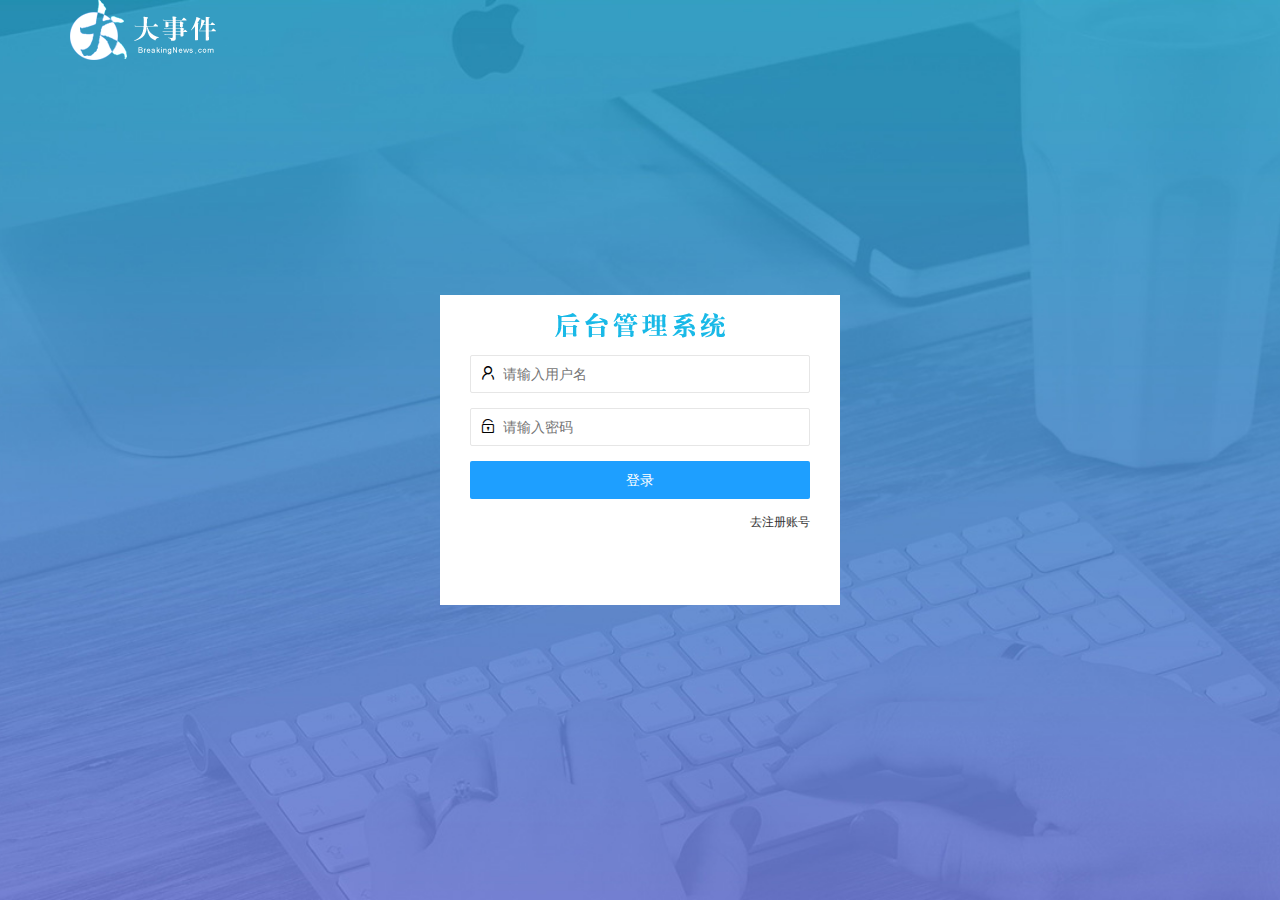
<file: login.html>
<!DOCTYPE html>
<html lang="en">

<head>
    <meta charset="UTF-8">
    <meta http-equiv="X-UA-Compatible" content="IE=edge">
    <meta name="viewport" content="width=device-width, initial-scale=1.0">
    <title>大事件-登录/注册</title>
    <link rel="stylesheet" href="./assets/lib/layui/css/layui.css">
    <link rel="stylesheet" href="./assets/css/login.css">
</head>

<body class="layui-main">
    <!-- 头部的Logo区域 -->
    <div>
        <img src="./assets/images/logo.png" alt="">
    </div>
    <!-- 登录/注册区域 -->
    <div class="loginAndRegBox">
        <div class="title-box"></div>
        <!-- 登录的div -->
        <div class="login-box">
            <!-- 登录的表单 -->
            <form class="layui-form" id="form_login">
                <!-- 用户名 -->
                <div class="layui-form-item">
                    <i class="layui-icon layui-icon-username"></i>
                    <input type="text" name="username" required lay-verify="required" placeholder="请输入用户名"
                        autocomplete="off" class="layui-input" id="xiaoming">
                </div>
                <!-- 密码 -->
                <div class="layui-form-item">
                    <i class="layui-icon layui-icon-password"></i>
                    <input type="password" name="password" required lay-verify="required|pwd" placeholder="请输入密码"
                        autocomplete="off" class="layui-input" id="xiaohong">
                </div>
                <!-- 登录按钮 -->
                <div class="layui-form-item">
                    <button class="layui-btn layui-btn-fluid layui-btn-normal" lay-submit>登录</button>
                </div>
                <div class="layui-form-item links">
                    <a href="javascript:;" id="link_to_reg">去注册账号</a>
                </div>
            </form>


        </div>
        <!-- 注册的div -->
        <div class="reg-box">
            <form class="layui-form" id="form_reg">
                <!-- 用户名 -->
                <div class="layui-form-item">
                    <i class="layui-icon layui-icon-username"></i>
                    <input type="text" name="username" required lay-verify="required" placeholder="请输入用户名"
                        autocomplete="off" class="layui-input">
                </div>
                <!-- 密码 -->
                <div class="layui-form-item">
                    <i class="layui-icon layui-icon-password"></i>
                    <input type="password" name="password" required lay-verify="required|pwd" placeholder="请输入密码"
                        autocomplete="off" class="layui-input" id="unbelivebable">
                </div>
                <!-- 确认密码框 -->
                <div class="layui-form-item">
                    <i class="layui-icon layui-icon-password"></i>
                    <input type="password" name="repassword" required lay-verify="required|pwd|repwd"
                        placeholder="再次确认密码" autocomplete="off" class="layui-input">
                </div>
                <!-- 注册按钮 -->
                <div class="layui-form-item">
                    <button class="layui-btn layui-btn-fluid layui-btn-normal" lay-submit>注册</button>
                </div>
                <div class="layui-form-item links">
                    <a href="javascript:;" id="link_to_login">去登录</a>
                </div>
            </form>
        </div>
    </div>
    <!-- 导入Layui的js文件 -->
    <script src="./assets/lib/layui/layui.all.js"></script>
    <!-- 导入jQuery -->
    <script src="./assets/lib/jquery.js"></script>
    <!-- 导入自己封装的baseAPI.js -->
    <script src="./assets/js/baseAPI.js"></script>
    <!-- 导入自己的js脚本 -->
    <script src="./assets/js/login.js"></script>

</body>

</html>
</file>
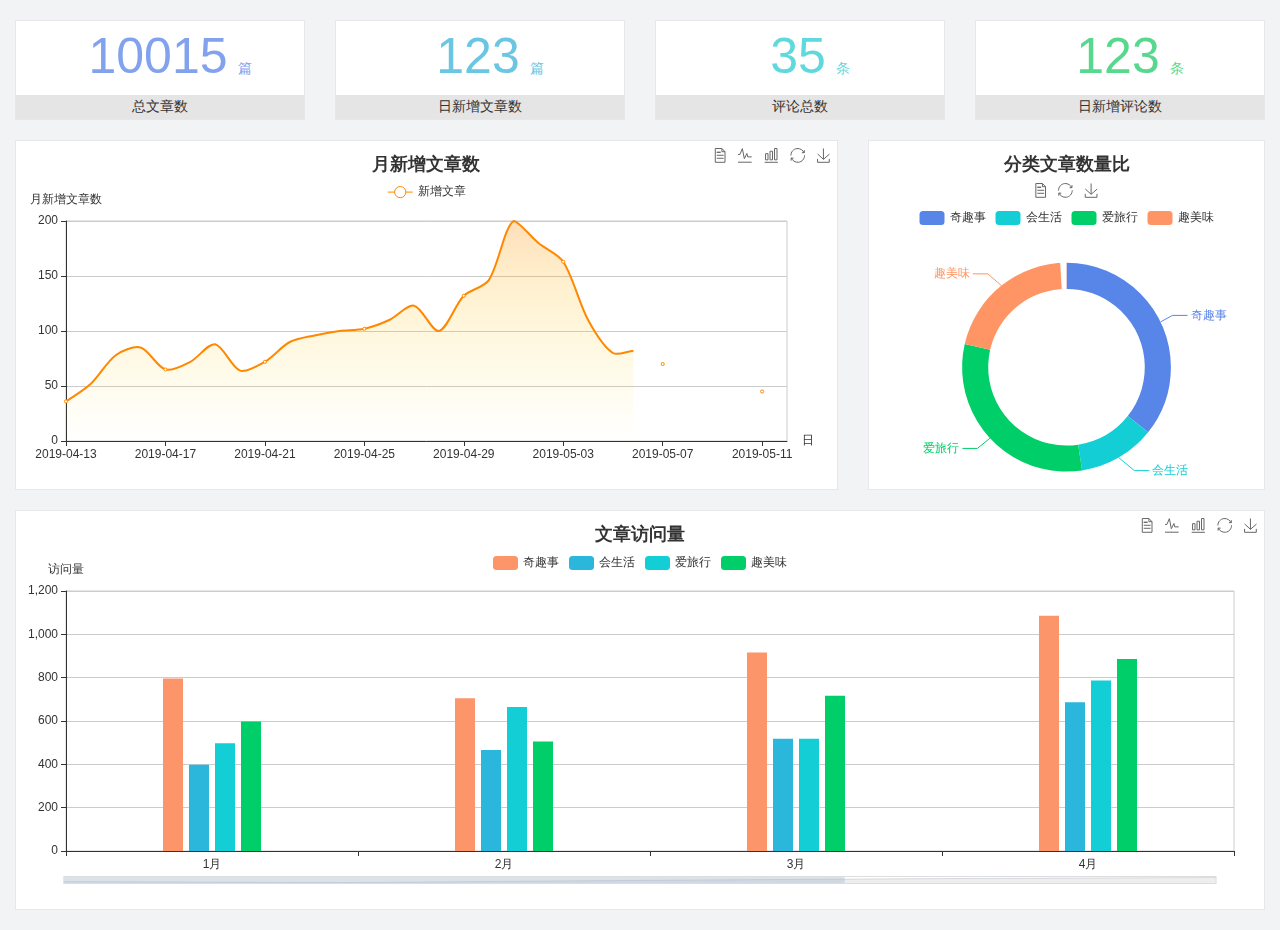
<file: home/dashboard.html>
<!DOCTYPE html>
<html lang="en">

<head>
  <meta charset="UTF-8">
  <meta name="viewport" content="width=device-width, initial-scale=1.0">
  <meta http-equiv="X-UA-Compatible" content="ie=edge">
  <title>图表统计</title>
  <link rel="stylesheet" href="../../assets/lib/bootstrap.css" />
  <link rel="stylesheet" href="../../assets/lib/main.css" />
  <script src="../../assets/lib/jquery.js"></script>
  <script type="text/javascript" src="../../assets/lib/echarts.min.js"></script>
</head>

<body>
  <div class="container-fluid">
    <div class="row spannel_list">
      <div class="col-sm-3 col-xs-6">
        <div class="spannel">
          <em>10015</em><span>篇</span>
          <b>总文章数</b>
        </div>
      </div>
      <div class="col-sm-3 col-xs-6">
        <div class="spannel scolor01">
          <em>123</em><span>篇</span>
          <b>日新增文章数</b>
        </div>
      </div>
      <div class="col-sm-3 col-xs-6">
        <div class="spannel scolor02">
          <em>35</em><span>条</span>
          <b>评论总数</b>
        </div>
      </div>
      <div class="col-sm-3 col-xs-6">
        <div class="spannel scolor03">
          <em>123</em><span>条</span>
          <b>日新增评论数</b>
        </div>
      </div>
    </div>
  </div>

  <div class="container-fluid">
    <div class="row curve-pie">
      <div class="col-lg-8 col-md-8">
        <div class="gragh_pannel" id="curve_show"></div>
      </div>
      <div class="col-lg-4 col-md-4">
        <div class="gragh_pannel" id="pie_show"></div>
      </div>
    </div>
  </div>

  <div class="container-fluid">
    <div class="column_pannel" id="column_show"></div>
  </div>

  <script>
    var oChart = echarts.init(document.getElementById('curve_show'));
    var aList_all = [
      { 'count': 36, 'date': '2019-04-13' },
      { 'count': 52, 'date': '2019-04-14' },
      { 'count': 78, 'date': '2019-04-15' },
      { 'count': 85, 'date': '2019-04-16' },
      { 'count': 65, 'date': '2019-04-17' },
      { 'count': 72, 'date': '2019-04-18' },
      { 'count': 88, 'date': '2019-04-19' },
      { 'count': 64, 'date': '2019-04-20' },
      { 'count': 72, 'date': '2019-04-21' },
      { 'count': 90, 'date': '2019-04-22' },
      { 'count': 96, 'date': '2019-04-23' },
      { 'count': 100, 'date': '2019-04-24' },
      { 'count': 102, 'date': '2019-04-25' },
      { 'count': 110, 'date': '2019-04-26' },
      { 'count': 123, 'date': '2019-04-27' },
      { 'count': 100, 'date': '2019-04-28' },
      { 'count': 132, 'date': '2019-04-29' },
      { 'count': 146, 'date': '2019-04-30' },
      { 'count': 200, 'date': '2019-05-01' },
      { 'count': 180, 'date': '2019-05-02' },
      { 'count': 163, 'date': '2019-05-03' },
      { 'count': 110, 'date': '2019-05-04' },
      { 'count': 80, 'date': '2019-05-05' },
      { 'count': 82, 'date': '2019-05-06' },
      { 'count': 70, 'date': '2019-05-07' },
      { 'count': 65, 'date': '2019-05-08' },
      { 'count': 54, 'date': '2019-05-09' },
      { 'count': 40, 'date': '2019-05-10' },
      { 'count': 45, 'date': '2019-05-11' },
      { 'count': 38, 'date': '2019-05-12' },
    ];

    let aCount = [];
    let aDate = [];

    for (var i = 0; i < aList_all.length; i++) {
      aCount.push(aList_all[i].count);
      aDate.push(aList_all[i].date);
    }

    var chartopt = {
      title: {
        text: '月新增文章数',
        left: 'center',
        top: '10'
      },
      tooltip: {
        trigger: 'axis'
      },
      legend: {
        data: ['新增文章'],
        top: '40'
      },
      toolbox: {
        show: true,
        feature: {
          mark: { show: true },
          dataView: { show: true, readOnly: false },
          magicType: { show: true, type: ['line', 'bar'] },
          restore: { show: true },
          saveAsImage: { show: true }
        }
      },
      calculable: true,
      xAxis: [
        {
          name: '日',
          type: 'category',
          boundaryGap: false,
          data: aDate
        }
      ],
      yAxis: [
        {
          name: '月新增文章数',
          type: 'value'
        }
      ],
      series: [
        {
          name: '新增文章',
          type: 'line',
          smooth: true,
          itemStyle: { normal: { areaStyle: { type: 'default' }, color: '#f80' }, lineStyle: { color: '#f80' } },
          data: aCount
        }],
      areaStyle: {
        normal: {
          color: new echarts.graphic.LinearGradient(0, 0, 0, 1, [{
            offset: 0,
            color: 'rgba(255,136,0,0.39)'
          }, {
            offset: .34,
            color: 'rgba(255,180,0,0.25)'
          }, {
            offset: 1,
            color: 'rgba(255,222,0,0.00)'
          }])

        }
      },
      grid: {
        show: true,
        x: 50,
        x2: 50,
        y: 80,
        height: 220
      }
    };

    oChart.setOption(chartopt);


    var oPie = echarts.init(document.getElementById('pie_show'));
    var oPieopt =
    {
      title: {
        top: 10,
        text: '分类文章数量比',
        x: 'center'
      },
      tooltip: {
        trigger: 'item',
        formatter: "{a} <br/>{b} : {c} ({d}%)"
      },
      color: ['#5885e8', '#13cfd5', '#00ce68', '#ff9565'],
      legend: {
        x: 'center',
        top: 65,
        data: ['奇趣事', '会生活', '爱旅行', '趣美味']
      },
      toolbox: {
        show: true,
        x: 'center',
        top: 35,
        feature: {
          mark: { show: true },
          dataView: { show: true, readOnly: false },
          magicType: {
            show: true,
            type: ['pie', 'funnel'],
            option: {
              funnel: {
                x: '25%',
                width: '50%',
                funnelAlign: 'left',
                max: 1548
              }
            }
          },
          restore: { show: true },
          saveAsImage: { show: true }
        }
      },
      calculable: true,
      series: [
        {
          name: '访问来源',
          type: 'pie',
          radius: ['45%', '60%'],
          center: ['50%', '65%'],
          data: [
            { value: 300, name: '奇趣事' },
            { value: 100, name: '会生活' },
            { value: 260, name: '爱旅行' },
            { value: 180, name: '趣美味' }
          ]
        }
      ]
    };
    oPie.setOption(oPieopt);



    var oColumn = this.echarts.init(document.getElementById('column_show'));
    var oColumnopt =
    {
      title: {
        text: '文章访问量',
        left: 'center',
        top: '10'
      },
      tooltip: {
        trigger: 'axis'
      },
      legend: {
        data: ['奇趣事', '会生活', '爱旅行', '趣美味'],
        top: '40'
      },
      toolbox: {
        show: true,
        feature: {
          mark: { show: true },
          dataView: { show: true, readOnly: false },
          magicType: { show: true, type: ['line', 'bar'] },
          restore: { show: true },
          saveAsImage: { show: true }
        }
      },
      calculable: true,
      xAxis: [
        {
          type: 'category',
          data: ['1月', '2月', '3月', '4月', '5月']
        }
      ],
      yAxis: [
        {
          name: '访问量',
          type: 'value'
        }
      ],
      series: [
        {
          name: '奇趣事',
          type: 'bar',
          barWidth: 20,
          itemStyle: {
            normal: { areaStyle: { type: 'default' }, color: '#fd956a' }
          },
          data: [800, 708, 920, 1090, 1200]
        },
        {
          name: '会生活',
          type: 'bar',
          barWidth: 20,
          itemStyle: {
            normal: { areaStyle: { type: 'default' }, color: '#2bb6db' }
          },
          data: [400, 468, 520, 690, 800]
        },
        {
          name: '爱旅行',
          type: 'bar',
          barWidth: 20,
          itemStyle: {
            normal: { areaStyle: { type: 'default' }, color: '#13cfd5' }
          },
          data: [500, 668, 520, 790, 900]
        },
        {
          name: '趣美味',
          type: 'bar',
          barWidth: 20,
          itemStyle: {
            normal: { areaStyle: { type: 'default' }, color: '#00ce68' }
          },
          data: [600, 508, 720, 890, 1000]
        }
      ],
      grid: {
        show: true,
        x: 50,
        x2: 30,
        y: 80,
        height: 260
      },
      dataZoom: [//给x轴设置滚动条
        {
          start: 0,//默认为0
          end: 100 - 1000 / 31,//默认为100
          type: 'slider',
          show: true,
          xAxisIndex: [0],
          handleSize: 0,//滑动条的 左右2个滑动条的大小
          height: 8,//组件高度
          left: 45, //左边的距离
          right: 50,//右边的距离
          bottom: 26,//右边的距离
          handleColor: '#ddd',//h滑动图标的颜色
          handleStyle: {
            borderColor: "#cacaca",
            borderWidth: "1",
            shadowBlur: 2,
            background: "#ddd",
            shadowColor: "#ddd",
          }
        }]
    };
    oColumn.setOption(oColumnopt);
  </script>
</body>

</html>
</file>
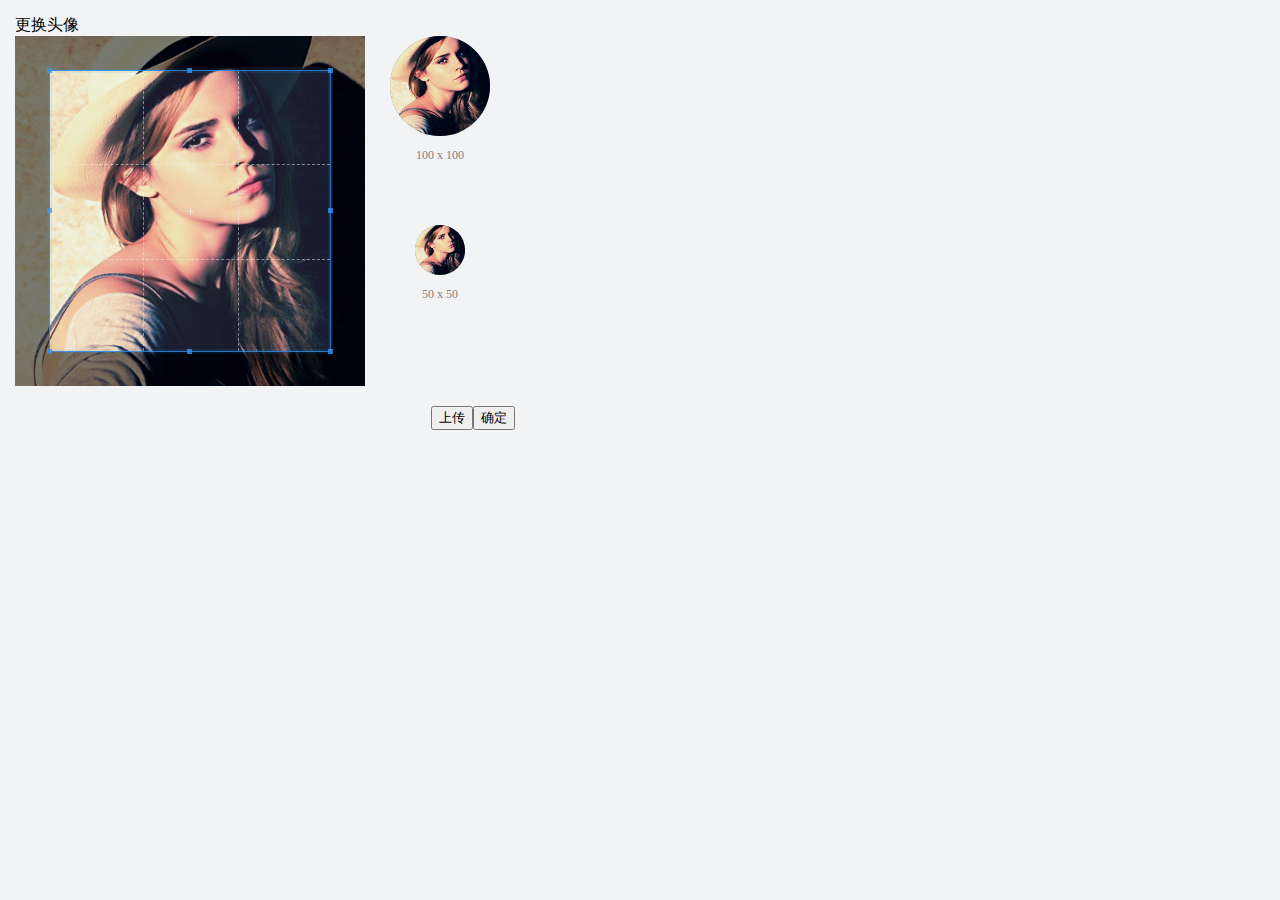
<file: user/user_avatar.html>
<!DOCTYPE html>
<html lang="en">

<head>
    <meta charset="UTF-8">
    <meta http-equiv="X-UA-Compatible" content="IE=edge">
    <meta name="viewport" content="width=device-width, initial-scale=1.0">
    <title>Document</title>
    <link rel="stylesheet" href="../assets/lib/layui/layui.js">
    <link rel="stylesheet" href="../assets/lib/cropper/cropper.css">
    <link rel="stylesheet" href="../assets/css/user/user_avatar.css">
</head>

<body>
    <!-- 卡片区域 -->
    <div class="layui-card">
        <div class="layui-card-header">更换头像</div>
        <div class="layui-card-body">
            <!-- 第一行的图片裁剪和预览区域 -->
            <div class="row1">
                <!-- 图片裁剪区域 -->
                <div class="cropper-box">
                    <!-- 这个 img 标签很重要，将来会把它初始化为裁剪区域 -->
                    <img id="image" src="/assets/images/sample.jpg" />
                </div>
                <!-- 图片的预览区域 -->
                <div class="preview-box">
                    <div>
                        <!-- 宽高为 100px 的预览区域 -->
                        <div class="img-preview w100"></div>
                        <p class="size">100 x 100</p>
                    </div>
                    <div>
                        <!-- 宽高为 50px 的预览区域 -->
                        <div class="img-preview w50"></div>
                        <p class="size">50 x 50</p>
                    </div>
                </div>
            </div>

            <!-- 第二行的按钮区域 -->
            <div class="row2">
                <!-- 通过accept属性，可以指定，允许用户选择什么类型的文件 -->
                <input type="file" id="file" accept="image/png,image/jpeg">
                <button type="button" class="layui-btn" id="btnChooseImage">上传</button>
                <button type="button" class="layui-btn layui-btn-danger" id="btnUpload">确定</button>
            </div>
        </div>
    </div>
    <script src="../assets/lib/layui/layui.all.js"></script>
    <script src="/assets/lib/jquery.js"></script>
    <script src="/assets/lib/cropper/Cropper.js"></script>
    <script src="/assets/lib/cropper/jquery-cropper.js"></script>
    <script src="../assets/js/baseAPI.js"></script>
    <script src="/assets/js/user/user_avartar.js"></script>
</body>

</html>
</file>
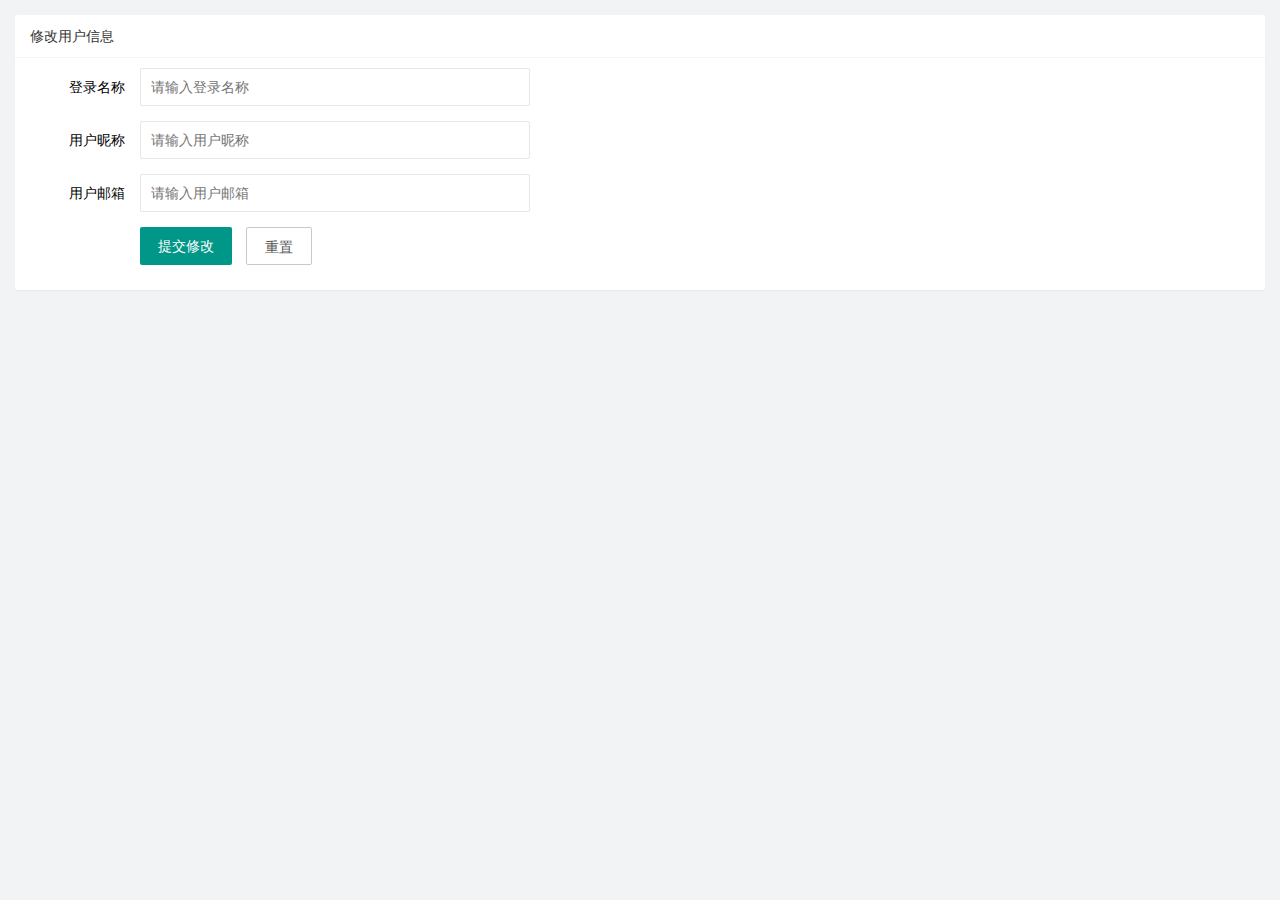
<file: user/user_info.html>
<!DOCTYPE html>
<html lang="en">

<head>
    <meta charset="UTF-8">
    <meta http-equiv="X-UA-Compatible" content="IE=edge">
    <meta name="viewport" content="width=device-width, initial-scale=1.0">
    <title>Document</title>
    <link rel="stylesheet" href="../assets/lib/layui/css/layui.css">
    <link rel="stylesheet" href="../assets/css/user/user_info.css">
</head>

<body>
    <!-- 卡片区域 -->
    <div class="layui-card">
        <div class="layui-card-header">修改用户信息</div>
        <div class="layui-card-body">
            <form class="layui-form" lay-filter="forUserInfo">
                <input type="hidden" name="id" value="">
                <div class="layui-form-item">
                    <label class="layui-form-label">登录名称</label>
                    <div class="layui-input-block">
                        <input type="text" name="username" required lay-verify="required" placeholder="请输入登录名称"
                            autocomplete="off" class="layui-input" readonly />
                    </div>
                </div>
                <div class="layui-form-item">
                    <label class="layui-form-label">用户昵称</label>
                    <div class="layui-input-block">
                        <input type="text" name="nickname" required lay-verify="required|nickname" placeholder="请输入用户昵称"
                            autocomplete="off" class="layui-input">
                    </div>
                </div>
                <div class="layui-form-item">
                    <label class="layui-form-label">用户邮箱</label>
                    <div class="layui-input-block">
                        <input type="text" name="email" required lay-verify="required|email" placeholder="请输入用户邮箱"
                            autocomplete="off" class="layui-input">
                    </div>
                </div>
                <div class="layui-form-item">
                    <div class="layui-input-block">
                        <button class="layui-btn" lay-submit lay-filter="formDemo">提交修改</button>
                        <button type="reset" class="layui-btn layui-btn-primary" id="btnReset">重置</button>
                    </div>
                </div>
            </form>
        </div>
    </div>

    <!-- 导入layui的js -->
    <script src="../assets/lib/layui/layui.all.js"></script>
    <!-- 导入jquery -->
    <script src="../assets/lib/jquery.js"></script>
    <!-- 导入baseAPI -->
    <script src="../assets/js/baseAPI.js"></script>
    <!-- 导入自己的js -->
    <script src="../assets/js/user/user_info.js"></script>
</body>

</html>
</file>
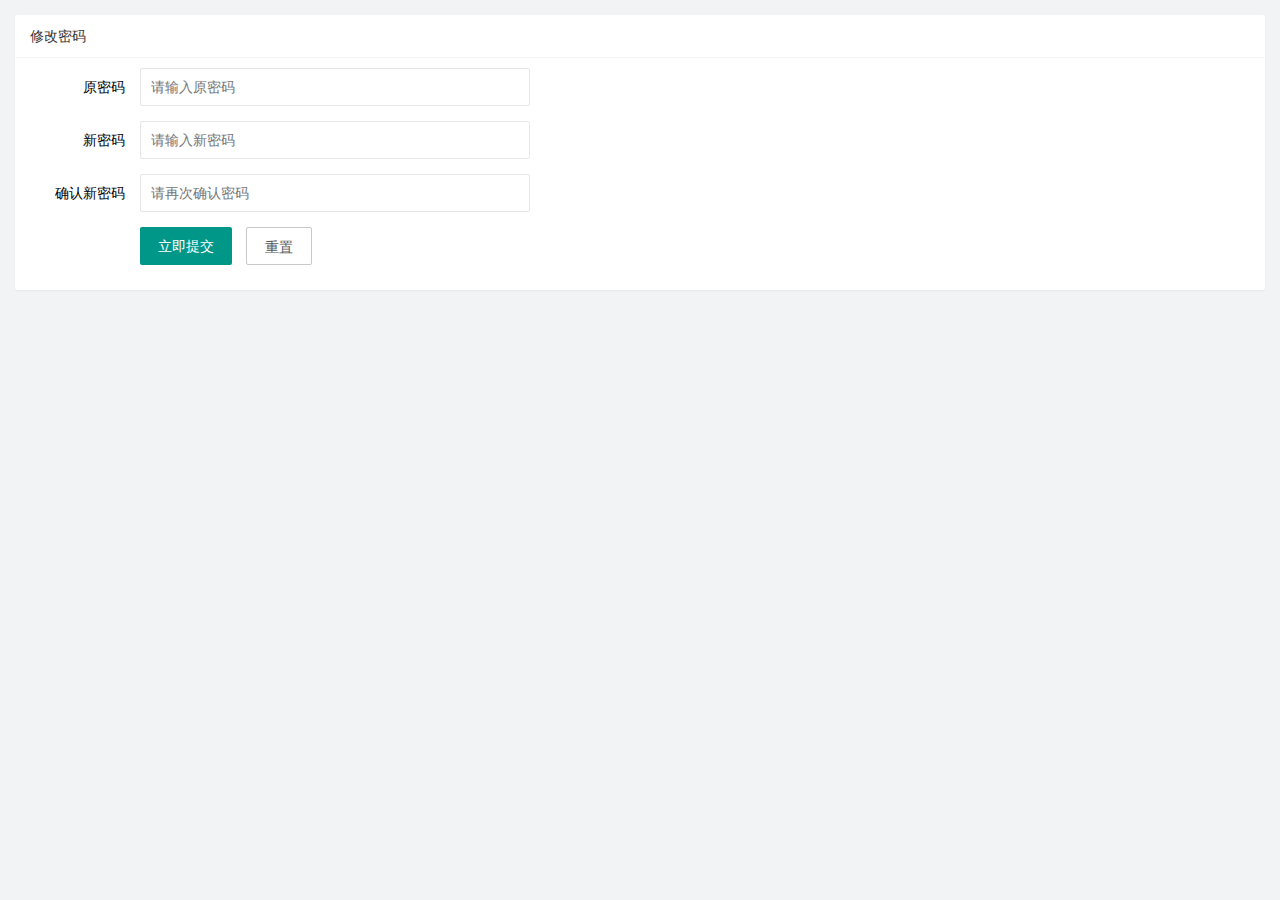
<file: user/user_pwd.html>
<!DOCTYPE html>
<html lang="en">

<head>
    <meta charset="UTF-8">
    <meta http-equiv="X-UA-Compatible" content="IE=edge">
    <meta name="viewport" content="width=device-width, initial-scale=1.0">
    <title>Document</title>
    <link rel="stylesheet" href="../assets/lib/layui/css/layui.css">
    <link rel="stylesheet" href="../assets/css/user/user_pwd.css">
</head>

<body>
    <!-- 卡片区域 -->
    <div class="layui-card">
        <div class="layui-card-header">修改密码</div>
        <div class="layui-card-body">
            <form class="layui-form">
                <div class="layui-form-item">
                    <label class="layui-form-label">原密码</label>
                    <div class="layui-input-block">
                        <input type="password" name="oldPwd" required lay-verify="required|pwd" placeholder="请输入原密码"
                            autocomplete="off" class="layui-input">
                    </div>
                </div>
                <div class="layui-form-item">
                    <label class="layui-form-label">新密码</label>
                    <div class="layui-input-block">
                        <input type="password" name="newPwd" required lay-verify="required|pwd|samePwd"
                            placeholder="请输入新密码" autocomplete="off" class="layui-input">
                    </div>
                </div>
                <div class="layui-form-item">
                    <label class="layui-form-label">确认新密码</label>
                    <div class="layui-input-block">
                        <input type="password" name="rePwd" required lay-verify="required|pwd|rePwd"
                            placeholder="请再次确认密码" autocomplete="off" class="layui-input">
                    </div>
                </div>
                <div class="layui-form-item">
                    <div class="layui-input-block">
                        <button class="layui-btn" lay-submit lay-filter="formDemo">立即提交</button>
                        <button type="reset" class="layui-btn layui-btn-primary">重置</button>
                    </div>
                </div>
            </form>
        </div>
    </div>

    <!-- 导入layui的js -->
    <script src="../assets/lib/layui/layui.all.js"></script>
    <!-- 导入jQuery的js -->
    <script src="../assets/lib/jquery.js"></script>
    <!-- 导入baseAPI -->
    <script src="../assets/js/baseAPI.js"></script>
    <!-- 导入自己的js -->
    <script src="../assets/js/user/user_pwd.js"></script>
</body>

</html>
</file>
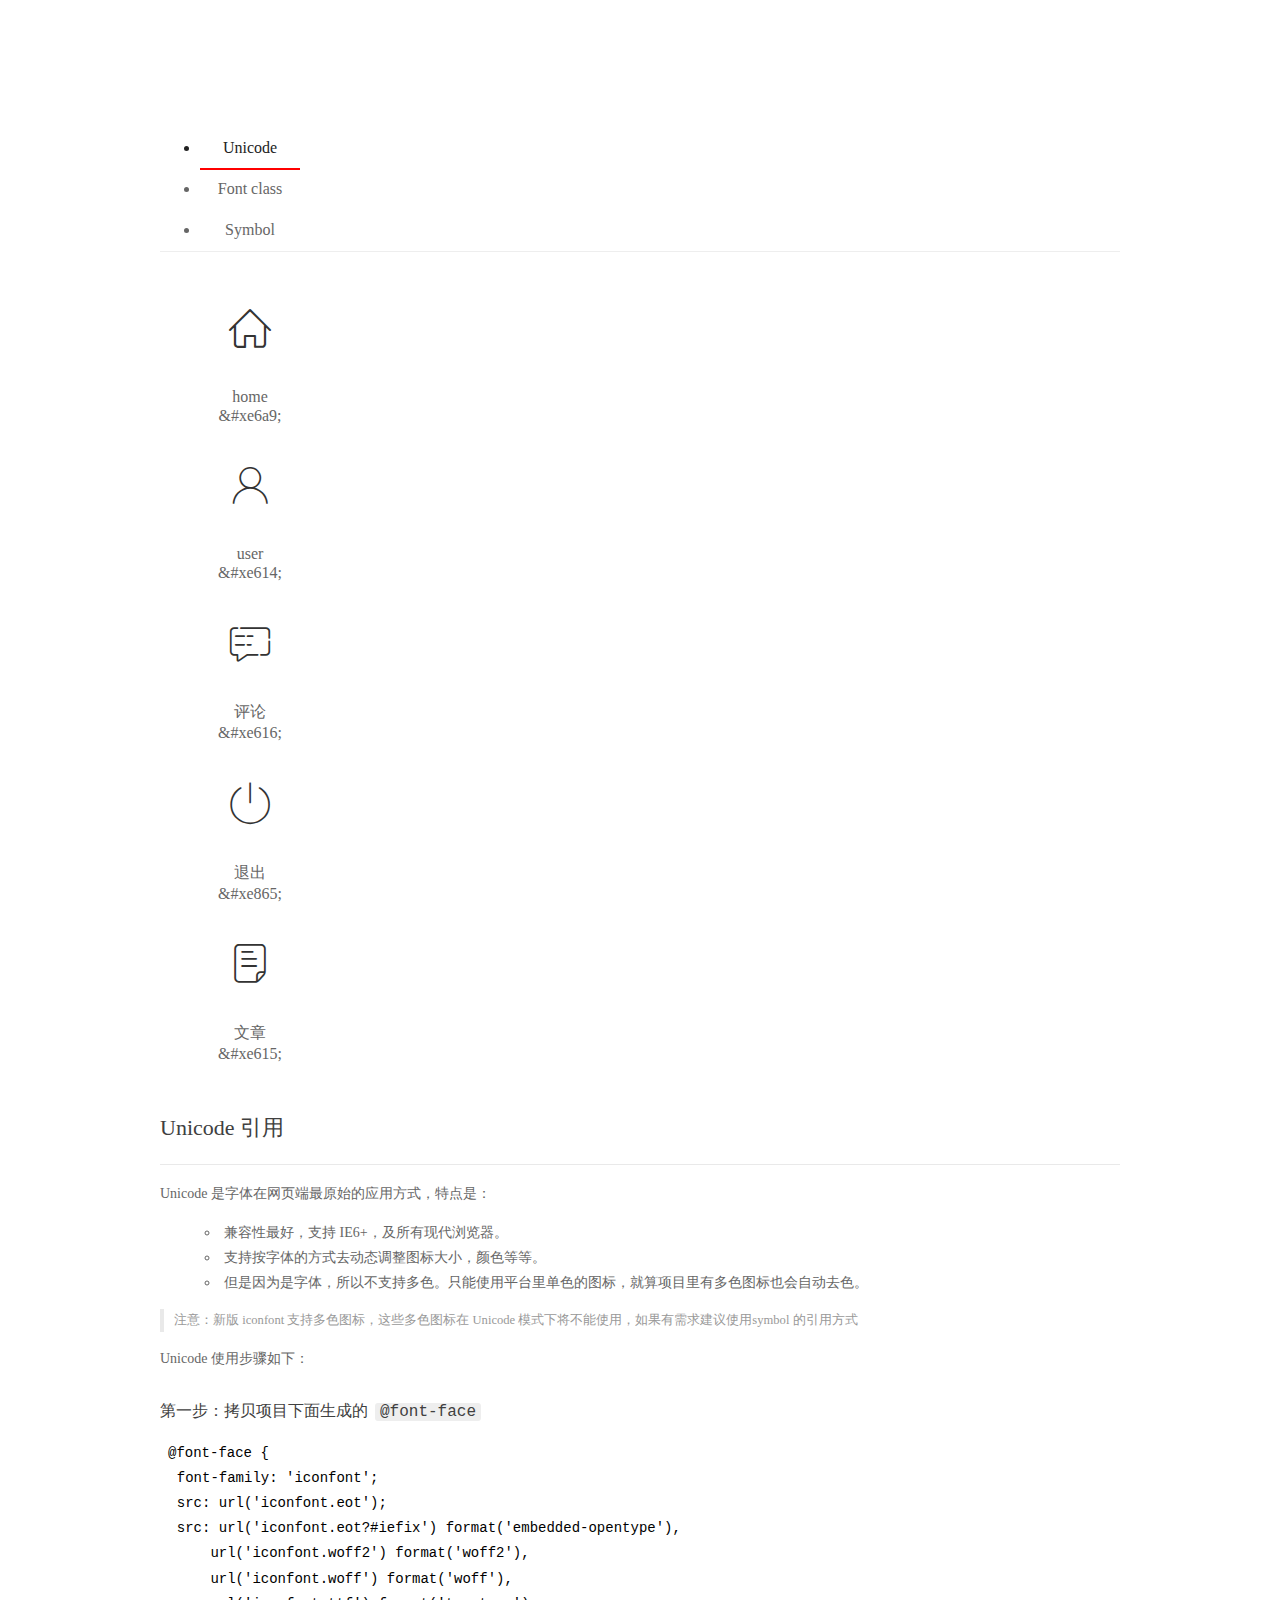
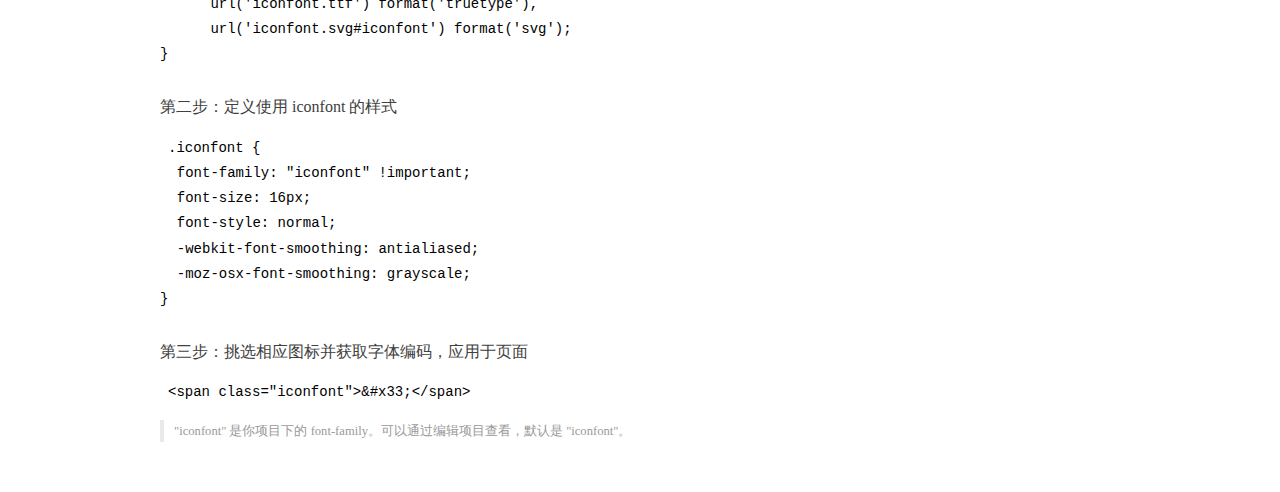
<file: assets/fonts/demo_index.html>
<!DOCTYPE html>
<html>
<head>
  <meta charset="utf-8"/>
  <title>IconFont Demo</title>
  <link rel="shortcut icon" href="https://gtms04.alicdn.com/tps/i4/TB1_oz6GVXXXXaFXpXXJDFnIXXX-64-64.ico" type="image/x-icon"/>
  <link rel="stylesheet" href="https://g.alicdn.com/thx/cube/1.3.2/cube.min.css">
  <link rel="stylesheet" href="demo.css">
  <link rel="stylesheet" href="iconfont.css">
  <script src="iconfont.js"></script>
  <!-- jQuery -->
  <script src="https://a1.alicdn.com/oss/uploads/2018/12/26/7bfddb60-08e8-11e9-9b04-53e73bb6408b.js"></script>
  <!-- 代码高亮 -->
  <script src="https://a1.alicdn.com/oss/uploads/2018/12/26/a3f714d0-08e6-11e9-8a15-ebf944d7534c.js"></script>
</head>
<body>
  <div class="main">
    <h1 class="logo"><a href="https://www.iconfont.cn/" title="iconfont 首页" target="_blank">&#xe86b;</a></h1>
    <div class="nav-tabs">
      <ul id="tabs" class="dib-box">
        <li class="dib active"><span>Unicode</span></li>
        <li class="dib"><span>Font class</span></li>
        <li class="dib"><span>Symbol</span></li>
      </ul>
      
    </div>
    <div class="tab-container">
      <div class="content unicode" style="display: block;">
          <ul class="icon_lists dib-box">
          
            <li class="dib">
              <span class="icon iconfont">&#xe6a9;</span>
                <div class="name">home</div>
                <div class="code-name">&amp;#xe6a9;</div>
              </li>
          
            <li class="dib">
              <span class="icon iconfont">&#xe614;</span>
                <div class="name">user</div>
                <div class="code-name">&amp;#xe614;</div>
              </li>
          
            <li class="dib">
              <span class="icon iconfont">&#xe616;</span>
                <div class="name">评论</div>
                <div class="code-name">&amp;#xe616;</div>
              </li>
          
            <li class="dib">
              <span class="icon iconfont">&#xe865;</span>
                <div class="name">退出</div>
                <div class="code-name">&amp;#xe865;</div>
              </li>
          
            <li class="dib">
              <span class="icon iconfont">&#xe615;</span>
                <div class="name">文章</div>
                <div class="code-name">&amp;#xe615;</div>
              </li>
          
          </ul>
          <div class="article markdown">
          <h2 id="unicode-">Unicode 引用</h2>
          <hr>

          <p>Unicode 是字体在网页端最原始的应用方式，特点是：</p>
          <ul>
            <li>兼容性最好，支持 IE6+，及所有现代浏览器。</li>
            <li>支持按字体的方式去动态调整图标大小，颜色等等。</li>
            <li>但是因为是字体，所以不支持多色。只能使用平台里单色的图标，就算项目里有多色图标也会自动去色。</li>
          </ul>
          <blockquote>
            <p>注意：新版 iconfont 支持多色图标，这些多色图标在 Unicode 模式下将不能使用，如果有需求建议使用symbol 的引用方式</p>
          </blockquote>
          <p>Unicode 使用步骤如下：</p>
          <h3 id="-font-face">第一步：拷贝项目下面生成的 <code>@font-face</code></h3>
<pre><code class="language-css"
>@font-face {
  font-family: 'iconfont';
  src: url('iconfont.eot');
  src: url('iconfont.eot?#iefix') format('embedded-opentype'),
      url('iconfont.woff2') format('woff2'),
      url('iconfont.woff') format('woff'),
      url('iconfont.ttf') format('truetype'),
      url('iconfont.svg#iconfont') format('svg');
}
</code></pre>
          <h3 id="-iconfont-">第二步：定义使用 iconfont 的样式</h3>
<pre><code class="language-css"
>.iconfont {
  font-family: "iconfont" !important;
  font-size: 16px;
  font-style: normal;
  -webkit-font-smoothing: antialiased;
  -moz-osx-font-smoothing: grayscale;
}
</code></pre>
          <h3 id="-">第三步：挑选相应图标并获取字体编码，应用于页面</h3>
<pre>
<code class="language-html"
>&lt;span class="iconfont"&gt;&amp;#x33;&lt;/span&gt;
</code></pre>
          <blockquote>
            <p>"iconfont" 是你项目下的 font-family。可以通过编辑项目查看，默认是 "iconfont"。</p>
          </blockquote>
          </div>
      </div>
      <div class="content font-class">
        <ul class="icon_lists dib-box">
          
          <li class="dib">
            <span class="icon iconfont icon-home"></span>
            <div class="name">
              home
            </div>
            <div class="code-name">.icon-home
            </div>
          </li>
          
          <li class="dib">
            <span class="icon iconfont icon-user"></span>
            <div class="name">
              user
            </div>
            <div class="code-name">.icon-user
            </div>
          </li>
          
          <li class="dib">
            <span class="icon iconfont icon-pinglun"></span>
            <div class="name">
              评论
            </div>
            <div class="code-name">.icon-pinglun
            </div>
          </li>
          
          <li class="dib">
            <span class="icon iconfont icon-tuichu"></span>
            <div class="name">
              退出
            </div>
            <div class="code-name">.icon-tuichu
            </div>
          </li>
          
          <li class="dib">
            <span class="icon iconfont icon-16"></span>
            <div class="name">
              文章
            </div>
            <div class="code-name">.icon-16
            </div>
          </li>
          
        </ul>
        <div class="article markdown">
        <h2 id="font-class-">font-class 引用</h2>
        <hr>

        <p>font-class 是 Unicode 使用方式的一种变种，主要是解决 Unicode 书写不直观，语意不明确的问题。</p>
        <p>与 Unicode 使用方式相比，具有如下特点：</p>
        <ul>
          <li>兼容性良好，支持 IE8+，及所有现代浏览器。</li>
          <li>相比于 Unicode 语意明确，书写更直观。可以很容易分辨这个 icon 是什么。</li>
          <li>因为使用 class 来定义图标，所以当要替换图标时，只需要修改 class 里面的 Unicode 引用。</li>
          <li>不过因为本质上还是使用的字体，所以多色图标还是不支持的。</li>
        </ul>
        <p>使用步骤如下：</p>
        <h3 id="-fontclass-">第一步：引入项目下面生成的 fontclass 代码：</h3>
<pre><code class="language-html">&lt;link rel="stylesheet" href="./iconfont.css"&gt;
</code></pre>
        <h3 id="-">第二步：挑选相应图标并获取类名，应用于页面：</h3>
<pre><code class="language-html">&lt;span class="iconfont icon-xxx"&gt;&lt;/span&gt;
</code></pre>
        <blockquote>
          <p>"
            iconfont" 是你项目下的 font-family。可以通过编辑项目查看，默认是 "iconfont"。</p>
        </blockquote>
      </div>
      </div>
      <div class="content symbol">
          <ul class="icon_lists dib-box">
          
            <li class="dib">
                <svg class="icon svg-icon" aria-hidden="true">
                  <use xlink:href="#icon-home"></use>
                </svg>
                <div class="name">home</div>
                <div class="code-name">#icon-home</div>
            </li>
          
            <li class="dib">
                <svg class="icon svg-icon" aria-hidden="true">
                  <use xlink:href="#icon-user"></use>
                </svg>
                <div class="name">user</div>
                <div class="code-name">#icon-user</div>
            </li>
          
            <li class="dib">
                <svg class="icon svg-icon" aria-hidden="true">
                  <use xlink:href="#icon-pinglun"></use>
                </svg>
                <div class="name">评论</div>
                <div class="code-name">#icon-pinglun</div>
            </li>
          
            <li class="dib">
                <svg class="icon svg-icon" aria-hidden="true">
                  <use xlink:href="#icon-tuichu"></use>
                </svg>
                <div class="name">退出</div>
                <div class="code-name">#icon-tuichu</div>
            </li>
          
            <li class="dib">
                <svg class="icon svg-icon" aria-hidden="true">
                  <use xlink:href="#icon-16"></use>
                </svg>
                <div class="name">文章</div>
                <div class="code-name">#icon-16</div>
            </li>
          
          </ul>
          <div class="article markdown">
          <h2 id="symbol-">Symbol 引用</h2>
          <hr>

          <p>这是一种全新的使用方式，应该说这才是未来的主流，也是平台目前推荐的用法。相关介绍可以参考这篇<a href="">文章</a>
            这种用法其实是做了一个 SVG 的集合，与另外两种相比具有如下特点：</p>
          <ul>
            <li>支持多色图标了，不再受单色限制。</li>
            <li>通过一些技巧，支持像字体那样，通过 <code>font-size</code>, <code>color</code> 来调整样式。</li>
            <li>兼容性较差，支持 IE9+，及现代浏览器。</li>
            <li>浏览器渲染 SVG 的性能一般，还不如 png。</li>
          </ul>
          <p>使用步骤如下：</p>
          <h3 id="-symbol-">第一步：引入项目下面生成的 symbol 代码：</h3>
<pre><code class="language-html">&lt;script src="./iconfont.js"&gt;&lt;/script&gt;
</code></pre>
          <h3 id="-css-">第二步：加入通用 CSS 代码（引入一次就行）：</h3>
<pre><code class="language-html">&lt;style&gt;
.icon {
  width: 1em;
  height: 1em;
  vertical-align: -0.15em;
  fill: currentColor;
  overflow: hidden;
}
&lt;/style&gt;
</code></pre>
          <h3 id="-">第三步：挑选相应图标并获取类名，应用于页面：</h3>
<pre><code class="language-html">&lt;svg class="icon" aria-hidden="true"&gt;
  &lt;use xlink:href="#icon-xxx"&gt;&lt;/use&gt;
&lt;/svg&gt;
</code></pre>
          </div>
      </div>

    </div>
  </div>
  <script>
  $(document).ready(function () {
      $('.tab-container .content:first').show()

      $('#tabs li').click(function (e) {
        var tabContent = $('.tab-container .content')
        var index = $(this).index()

        if ($(this).hasClass('active')) {
          return
        } else {
          $('#tabs li').removeClass('active')
          $(this).addClass('active')

          tabContent.hide().eq(index).fadeIn()
        }
      })
    })
  </script>
</body>
</html>
</file>
<file: assets/lib/layui/css/layui.css>
/** layui-v2.5.5 MIT License By https://www.layui.com */
 .layui-inline,img{display:inline-block;vertical-align:middle}h1,h2,h3,h4,h5,h6{font-weight:400}.layui-edge,.layui-header,.layui-inline,.layui-main{position:relative}.layui-body,.layui-edge,.layui-elip{overflow:hidden}.layui-btn,.layui-edge,.layui-inline,img{vertical-align:middle}.layui-btn,.layui-disabled,.layui-icon,.layui-unselect{-moz-user-select:none;-webkit-user-select:none;-ms-user-select:none}.layui-elip,.layui-form-checkbox span,.layui-form-pane .layui-form-label{text-overflow:ellipsis;white-space:nowrap}.layui-breadcrumb,.layui-tree-btnGroup{visibility:hidden}blockquote,body,button,dd,div,dl,dt,form,h1,h2,h3,h4,h5,h6,input,li,ol,p,pre,td,textarea,th,ul{margin:0;padding:0;-webkit-tap-highlight-color:rgba(0,0,0,0)}a:active,a:hover{outline:0}img{border:none}li{list-style:none}table{border-collapse:collapse;border-spacing:0}h4,h5,h6{font-size:100%}button,input,optgroup,option,select,textarea{font-family:inherit;font-size:inherit;font-style:inherit;font-weight:inherit;outline:0}pre{white-space:pre-wrap;white-space:-moz-pre-wrap;white-space:-pre-wrap;white-space:-o-pre-wrap;word-wrap:break-word}body{line-height:24px;font:14px Helvetica Neue,Helvetica,PingFang SC,Tahoma,Arial,sans-serif}hr{height:1px;margin:10px 0;border:0;clear:both}a{color:#333;text-decoration:none}a:hover{color:#777}a cite{font-style:normal;*cursor:pointer}.layui-border-box,.layui-border-box *{box-sizing:border-box}.layui-box,.layui-box *{box-sizing:content-box}.layui-clear{clear:both;*zoom:1}.layui-clear:after{content:'\20';clear:both;*zoom:1;display:block;height:0}.layui-inline{*display:inline;*zoom:1}.layui-edge{display:inline-block;width:0;height:0;border-width:6px;border-style:dashed;border-color:transparent}.layui-edge-top{top:-4px;border-bottom-color:#999;border-bottom-style:solid}.layui-edge-right{border-left-color:#999;border-left-style:solid}.layui-edge-bottom{top:2px;border-top-color:#999;border-top-style:solid}.layui-edge-left{border-right-color:#999;border-right-style:solid}.layui-disabled,.layui-disabled:hover{color:#d2d2d2!important;cursor:not-allowed!important}.layui-circle{border-radius:100%}.layui-show{display:block!important}.layui-hide{display:none!important}@font-face{font-family:layui-icon;src:url(../font/iconfont.eot?v=250);src:url(../font/iconfont.eot?v=250#iefix) format('embedded-opentype'),url(../font/iconfont.woff2?v=250) format('woff2'),url(../font/iconfont.woff?v=250) format('woff'),url(../font/iconfont.ttf?v=250) format('truetype'),url(../font/iconfont.svg?v=250#layui-icon) format('svg')}.layui-icon{font-family:layui-icon!important;font-size:16px;font-style:normal;-webkit-font-smoothing:antialiased;-moz-osx-font-smoothing:grayscale}.layui-icon-reply-fill:before{content:"\e611"}.layui-icon-set-fill:before{content:"\e614"}.layui-icon-menu-fill:before{content:"\e60f"}.layui-icon-search:before{content:"\e615"}.layui-icon-share:before{content:"\e641"}.layui-icon-set-sm:before{content:"\e620"}.layui-icon-engine:before{content:"\e628"}.layui-icon-close:before{content:"\1006"}.layui-icon-close-fill:before{content:"\1007"}.layui-icon-chart-screen:before{content:"\e629"}.layui-icon-star:before{content:"\e600"}.layui-icon-circle-dot:before{content:"\e617"}.layui-icon-chat:before{content:"\e606"}.layui-icon-release:before{content:"\e609"}.layui-icon-list:before{content:"\e60a"}.layui-icon-chart:before{content:"\e62c"}.layui-icon-ok-circle:before{content:"\1005"}.layui-icon-layim-theme:before{content:"\e61b"}.layui-icon-table:before{content:"\e62d"}.layui-icon-right:before{content:"\e602"}.layui-icon-left:before{content:"\e603"}.layui-icon-cart-simple:before{content:"\e698"}.layui-icon-face-cry:before{content:"\e69c"}.layui-icon-face-smile:before{content:"\e6af"}.layui-icon-survey:before{content:"\e6b2"}.layui-icon-tree:before{content:"\e62e"}.layui-icon-upload-circle:before{content:"\e62f"}.layui-icon-add-circle:before{content:"\e61f"}.layui-icon-download-circle:before{content:"\e601"}.layui-icon-templeate-1:before{content:"\e630"}.layui-icon-util:before{content:"\e631"}.layui-icon-face-surprised:before{content:"\e664"}.layui-icon-edit:before{content:"\e642"}.layui-icon-speaker:before{content:"\e645"}.layui-icon-down:before{content:"\e61a"}.layui-icon-file:before{content:"\e621"}.layui-icon-layouts:before{content:"\e632"}.layui-icon-rate-half:before{content:"\e6c9"}.layui-icon-add-circle-fine:before{content:"\e608"}.layui-icon-prev-circle:before{content:"\e633"}.layui-icon-read:before{content:"\e705"}.layui-icon-404:before{content:"\e61c"}.layui-icon-carousel:before{content:"\e634"}.layui-icon-help:before{content:"\e607"}.layui-icon-code-circle:before{content:"\e635"}.layui-icon-water:before{content:"\e636"}.layui-icon-username:before{content:"\e66f"}.layui-icon-find-fill:before{content:"\e670"}.layui-icon-about:before{content:"\e60b"}.layui-icon-location:before{content:"\e715"}.layui-icon-up:before{content:"\e619"}.layui-icon-pause:before{content:"\e651"}.layui-icon-date:before{content:"\e637"}.layui-icon-layim-uploadfile:before{content:"\e61d"}.layui-icon-delete:before{content:"\e640"}.layui-icon-play:before{content:"\e652"}.layui-icon-top:before{content:"\e604"}.layui-icon-friends:before{content:"\e612"}.layui-icon-refresh-3:before{content:"\e9aa"}.layui-icon-ok:before{content:"\e605"}.layui-icon-layer:before{content:"\e638"}.layui-icon-face-smile-fine:before{content:"\e60c"}.layui-icon-dollar:before{content:"\e659"}.layui-icon-group:before{content:"\e613"}.layui-icon-layim-download:before{content:"\e61e"}.layui-icon-picture-fine:before{content:"\e60d"}.layui-icon-link:before{content:"\e64c"}.layui-icon-diamond:before{content:"\e735"}.layui-icon-log:before{content:"\e60e"}.layui-icon-rate-solid:before{content:"\e67a"}.layui-icon-fonts-del:before{content:"\e64f"}.layui-icon-unlink:before{content:"\e64d"}.layui-icon-fonts-clear:before{content:"\e639"}.layui-icon-triangle-r:before{content:"\e623"}.layui-icon-circle:before{content:"\e63f"}.layui-icon-radio:before{content:"\e643"}.layui-icon-align-center:before{content:"\e647"}.layui-icon-align-right:before{content:"\e648"}.layui-icon-align-left:before{content:"\e649"}.layui-icon-loading-1:before{content:"\e63e"}.layui-icon-return:before{content:"\e65c"}.layui-icon-fonts-strong:before{content:"\e62b"}.layui-icon-upload:before{content:"\e67c"}.layui-icon-dialogue:before{content:"\e63a"}.layui-icon-video:before{content:"\e6ed"}.layui-icon-headset:before{content:"\e6fc"}.layui-icon-cellphone-fine:before{content:"\e63b"}.layui-icon-add-1:before{content:"\e654"}.layui-icon-face-smile-b:before{content:"\e650"}.layui-icon-fonts-html:before{content:"\e64b"}.layui-icon-form:before{content:"\e63c"}.layui-icon-cart:before{content:"\e657"}.layui-icon-camera-fill:before{content:"\e65d"}.layui-icon-tabs:before{content:"\e62a"}.layui-icon-fonts-code:before{content:"\e64e"}.layui-icon-fire:before{content:"\e756"}.layui-icon-set:before{content:"\e716"}.layui-icon-fonts-u:before{content:"\e646"}.layui-icon-triangle-d:before{content:"\e625"}.layui-icon-tips:before{content:"\e702"}.layui-icon-picture:before{content:"\e64a"}.layui-icon-more-vertical:before{content:"\e671"}.layui-icon-flag:before{content:"\e66c"}.layui-icon-loading:before{content:"\e63d"}.layui-icon-fonts-i:before{content:"\e644"}.layui-icon-refresh-1:before{content:"\e666"}.layui-icon-rmb:before{content:"\e65e"}.layui-icon-home:before{content:"\e68e"}.layui-icon-user:before{content:"\e770"}.layui-icon-notice:before{content:"\e667"}.layui-icon-login-weibo:before{content:"\e675"}.layui-icon-voice:before{content:"\e688"}.layui-icon-upload-drag:before{content:"\e681"}.layui-icon-login-qq:before{content:"\e676"}.layui-icon-snowflake:before{content:"\e6b1"}.layui-icon-file-b:before{content:"\e655"}.layui-icon-template:before{content:"\e663"}.layui-icon-auz:before{content:"\e672"}.layui-icon-console:before{content:"\e665"}.layui-icon-app:before{content:"\e653"}.layui-icon-prev:before{content:"\e65a"}.layui-icon-website:before{content:"\e7ae"}.layui-icon-next:before{content:"\e65b"}.layui-icon-component:before{content:"\e857"}.layui-icon-more:before{content:"\e65f"}.layui-icon-login-wechat:before{content:"\e677"}.layui-icon-shrink-right:before{content:"\e668"}.layui-icon-spread-left:before{content:"\e66b"}.layui-icon-camera:before{content:"\e660"}.layui-icon-note:before{content:"\e66e"}.layui-icon-refresh:before{content:"\e669"}.layui-icon-female:before{content:"\e661"}.layui-icon-male:before{content:"\e662"}.layui-icon-password:before{content:"\e673"}.layui-icon-senior:before{content:"\e674"}.layui-icon-theme:before{content:"\e66a"}.layui-icon-tread:before{content:"\e6c5"}.layui-icon-praise:before{content:"\e6c6"}.layui-icon-star-fill:before{content:"\e658"}.layui-icon-rate:before{content:"\e67b"}.layui-icon-template-1:before{content:"\e656"}.layui-icon-vercode:before{content:"\e679"}.layui-icon-cellphone:before{content:"\e678"}.layui-icon-screen-full:before{content:"\e622"}.layui-icon-screen-restore:before{content:"\e758"}.layui-icon-cols:before{content:"\e610"}.layui-icon-export:before{content:"\e67d"}.layui-icon-print:before{content:"\e66d"}.layui-icon-slider:before{content:"\e714"}.layui-icon-addition:before{content:"\e624"}.layui-icon-subtraction:before{content:"\e67e"}.layui-icon-service:before{content:"\e626"}.layui-icon-transfer:before{content:"\e691"}.layui-main{width:1140px;margin:0 auto}.layui-header{z-index:1000;height:60px}.layui-header a:hover{transition:all .5s;-webkit-transition:all .5s}.layui-side{position:fixed;left:0;top:0;bottom:0;z-index:999;width:200px;overflow-x:hidden}.layui-side-scroll{position:relative;width:220px;height:100%;overflow-x:hidden}.layui-body{position:absolute;left:200px;right:0;top:0;bottom:0;z-index:998;width:auto;overflow-y:auto;box-sizing:border-box}.layui-layout-body{overflow:hidden}.layui-layout-admin .layui-header{background-color:#23262E}.layui-layout-admin .layui-side{top:60px;width:200px;overflow-x:hidden}.layui-layout-admin .layui-body{position:fixed;top:60px;bottom:44px}.layui-layout-admin .layui-main{width:auto;margin:0 15px}.layui-layout-admin .layui-footer{position:fixed;left:200px;right:0;bottom:0;height:44px;line-height:44px;padding:0 15px;background-color:#eee}.layui-layout-admin .layui-logo{position:absolute;left:0;top:0;width:200px;height:100%;line-height:60px;text-align:center;color:#009688;font-size:16px}.layui-layout-admin .layui-header .layui-nav{background:0 0}.layui-layout-left{position:absolute!important;left:200px;top:0}.layui-layout-right{position:absolute!important;right:0;top:0}.layui-container{position:relative;margin:0 auto;padding:0 15px;box-sizing:border-box}.layui-fluid{position:relative;margin:0 auto;padding:0 15px}.layui-row:after,.layui-row:before{content:'';display:block;clear:both}.layui-col-lg1,.layui-col-lg10,.layui-col-lg11,.layui-col-lg12,.layui-col-lg2,.layui-col-lg3,.layui-col-lg4,.layui-col-lg5,.layui-col-lg6,.layui-col-lg7,.layui-col-lg8,.layui-col-lg9,.layui-col-md1,.layui-col-md10,.layui-col-md11,.layui-col-md12,.layui-col-md2,.layui-col-md3,.layui-col-md4,.layui-col-md5,.layui-col-md6,.layui-col-md7,.layui-col-md8,.layui-col-md9,.layui-col-sm1,.layui-col-sm10,.layui-col-sm11,.layui-col-sm12,.layui-col-sm2,.layui-col-sm3,.layui-col-sm4,.layui-col-sm5,.layui-col-sm6,.layui-col-sm7,.layui-col-sm8,.layui-col-sm9,.layui-col-xs1,.layui-col-xs10,.layui-col-xs11,.layui-col-xs12,.layui-col-xs2,.layui-col-xs3,.layui-col-xs4,.layui-col-xs5,.layui-col-xs6,.layui-col-xs7,.layui-col-xs8,.layui-col-xs9{position:relative;display:block;box-sizing:border-box}.layui-col-xs1,.layui-col-xs10,.layui-col-xs11,.layui-col-xs12,.layui-col-xs2,.layui-col-xs3,.layui-col-xs4,.layui-col-xs5,.layui-col-xs6,.layui-col-xs7,.layui-col-xs8,.layui-col-xs9{float:left}.layui-col-xs1{width:8.33333333%}.layui-col-xs2{width:16.66666667%}.layui-col-xs3{width:25%}.layui-col-xs4{width:33.33333333%}.layui-col-xs5{width:41.66666667%}.layui-col-xs6{width:50%}.layui-col-xs7{width:58.33333333%}.layui-col-xs8{width:66.66666667%}.layui-col-xs9{width:75%}.layui-col-xs10{width:83.33333333%}.layui-col-xs11{width:91.66666667%}.layui-col-xs12{width:100%}.layui-col-xs-offset1{margin-left:8.33333333%}.layui-col-xs-offset2{margin-left:16.66666667%}.layui-col-xs-offset3{margin-left:25%}.layui-col-xs-offset4{margin-left:33.33333333%}.layui-col-xs-offset5{margin-left:41.66666667%}.layui-col-xs-offset6{margin-left:50%}.layui-col-xs-offset7{margin-left:58.33333333%}.layui-col-xs-offset8{margin-left:66.66666667%}.layui-col-xs-offset9{margin-left:75%}.layui-col-xs-offset10{margin-left:83.33333333%}.layui-col-xs-offset11{margin-left:91.66666667%}.layui-col-xs-offset12{margin-left:100%}@media screen and (max-width:768px){.layui-hide-xs{display:none!important}.layui-show-xs-block{display:block!important}.layui-show-xs-inline{display:inline!important}.layui-show-xs-inline-block{display:inline-block!important}}@media screen and (min-width:768px){.layui-container{width:750px}.layui-hide-sm{display:none!important}.layui-show-sm-block{display:block!important}.layui-show-sm-inline{display:inline!important}.layui-show-sm-inline-block{display:inline-block!important}.layui-col-sm1,.layui-col-sm10,.layui-col-sm11,.layui-col-sm12,.layui-col-sm2,.layui-col-sm3,.layui-col-sm4,.layui-col-sm5,.layui-col-sm6,.layui-col-sm7,.layui-col-sm8,.layui-col-sm9{float:left}.layui-col-sm1{width:8.33333333%}.layui-col-sm2{width:16.66666667%}.layui-col-sm3{width:25%}.layui-col-sm4{width:33.33333333%}.layui-col-sm5{width:41.66666667%}.layui-col-sm6{width:50%}.layui-col-sm7{width:58.33333333%}.layui-col-sm8{width:66.66666667%}.layui-col-sm9{width:75%}.layui-col-sm10{width:83.33333333%}.layui-col-sm11{width:91.66666667%}.layui-col-sm12{width:100%}.layui-col-sm-offset1{margin-left:8.33333333%}.layui-col-sm-offset2{margin-left:16.66666667%}.layui-col-sm-offset3{margin-left:25%}.layui-col-sm-offset4{margin-left:33.33333333%}.layui-col-sm-offset5{margin-left:41.66666667%}.layui-col-sm-offset6{margin-left:50%}.layui-col-sm-offset7{margin-left:58.33333333%}.layui-col-sm-offset8{margin-left:66.66666667%}.layui-col-sm-offset9{margin-left:75%}.layui-col-sm-offset10{margin-left:83.33333333%}.layui-col-sm-offset11{margin-left:91.66666667%}.layui-col-sm-offset12{margin-left:100%}}@media screen and (min-width:992px){.layui-container{width:970px}.layui-hide-md{display:none!important}.layui-show-md-block{display:block!important}.layui-show-md-inline{display:inline!important}.layui-show-md-inline-block{display:inline-block!important}.layui-col-md1,.layui-col-md10,.layui-col-md11,.layui-col-md12,.layui-col-md2,.layui-col-md3,.layui-col-md4,.layui-col-md5,.layui-col-md6,.layui-col-md7,.layui-col-md8,.layui-col-md9{float:left}.layui-col-md1{width:8.33333333%}.layui-col-md2{width:16.66666667%}.layui-col-md3{width:25%}.layui-col-md4{width:33.33333333%}.layui-col-md5{width:41.66666667%}.layui-col-md6{width:50%}.layui-col-md7{width:58.33333333%}.layui-col-md8{width:66.66666667%}.layui-col-md9{width:75%}.layui-col-md10{width:83.33333333%}.layui-col-md11{width:91.66666667%}.layui-col-md12{width:100%}.layui-col-md-offset1{margin-left:8.33333333%}.layui-col-md-offset2{margin-left:16.66666667%}.layui-col-md-offset3{margin-left:25%}.layui-col-md-offset4{margin-left:33.33333333%}.layui-col-md-offset5{margin-left:41.66666667%}.layui-col-md-offset6{margin-left:50%}.layui-col-md-offset7{margin-left:58.33333333%}.layui-col-md-offset8{margin-left:66.66666667%}.layui-col-md-offset9{margin-left:75%}.layui-col-md-offset10{margin-left:83.33333333%}.layui-col-md-offset11{margin-left:91.66666667%}.layui-col-md-offset12{margin-left:100%}}@media screen and (min-width:1200px){.layui-container{width:1170px}.layui-hide-lg{display:none!important}.layui-show-lg-block{display:block!important}.layui-show-lg-inline{display:inline!important}.layui-show-lg-inline-block{display:inline-block!important}.layui-col-lg1,.layui-col-lg10,.layui-col-lg11,.layui-col-lg12,.layui-col-lg2,.layui-col-lg3,.layui-col-lg4,.layui-col-lg5,.layui-col-lg6,.layui-col-lg7,.layui-col-lg8,.layui-col-lg9{float:left}.layui-col-lg1{width:8.33333333%}.layui-col-lg2{width:16.66666667%}.layui-col-lg3{width:25%}.layui-col-lg4{width:33.33333333%}.layui-col-lg5{width:41.66666667%}.layui-col-lg6{width:50%}.layui-col-lg7{width:58.33333333%}.layui-col-lg8{width:66.66666667%}.layui-col-lg9{width:75%}.layui-col-lg10{width:83.33333333%}.layui-col-lg11{width:91.66666667%}.layui-col-lg12{width:100%}.layui-col-lg-offset1{margin-left:8.33333333%}.layui-col-lg-offset2{margin-left:16.66666667%}.layui-col-lg-offset3{margin-left:25%}.layui-col-lg-offset4{margin-left:33.33333333%}.layui-col-lg-offset5{margin-left:41.66666667%}.layui-col-lg-offset6{margin-left:50%}.layui-col-lg-offset7{margin-left:58.33333333%}.layui-col-lg-offset8{margin-left:66.66666667%}.layui-col-lg-offset9{margin-left:75%}.layui-col-lg-offset10{margin-left:83.33333333%}.layui-col-lg-offset11{margin-left:91.66666667%}.layui-col-lg-offset12{margin-left:100%}}.layui-col-space1{margin:-.5px}.layui-col-space1>*{padding:.5px}.layui-col-space3{margin:-1.5px}.layui-col-space3>*{padding:1.5px}.layui-col-space5{margin:-2.5px}.layui-col-space5>*{padding:2.5px}.layui-col-space8{margin:-3.5px}.layui-col-space8>*{padding:3.5px}.layui-col-space10{margin:-5px}.layui-col-space10>*{padding:5px}.layui-col-space12{margin:-6px}.layui-col-space12>*{padding:6px}.layui-col-space15{margin:-7.5px}.layui-col-space15>*{padding:7.5px}.layui-col-space18{margin:-9px}.layui-col-space18>*{padding:9px}.layui-col-space20{margin:-10px}.layui-col-space20>*{padding:10px}.layui-col-space22{margin:-11px}.layui-col-space22>*{padding:11px}.layui-col-space25{margin:-12.5px}.layui-col-space25>*{padding:12.5px}.layui-col-space30{margin:-15px}.layui-col-space30>*{padding:15px}.layui-btn,.layui-input,.layui-select,.layui-textarea,.layui-upload-button{outline:0;-webkit-appearance:none;transition:all .3s;-webkit-transition:all .3s;box-sizing:border-box}.layui-elem-quote{margin-bottom:10px;padding:15px;line-height:22px;border-left:5px solid #009688;border-radius:0 2px 2px 0;background-color:#f2f2f2}.layui-quote-nm{border-style:solid;border-width:1px 1px 1px 5px;background:0 0}.layui-elem-field{margin-bottom:10px;padding:0;border-width:1px;border-style:solid}.layui-elem-field legend{margin-left:20px;padding:0 10px;font-size:20px;font-weight:300}.layui-field-title{margin:10px 0 20px;border-width:1px 0 0}.layui-field-box{padding:10px 15px}.layui-field-title .layui-field-box{padding:10px 0}.layui-progress{position:relative;height:6px;border-radius:20px;background-color:#e2e2e2}.layui-progress-bar{position:absolute;left:0;top:0;width:0;max-width:100%;height:6px;border-radius:20px;text-align:right;background-color:#5FB878;transition:all .3s;-webkit-transition:all .3s}.layui-progress-big,.layui-progress-big .layui-progress-bar{height:18px;line-height:18px}.layui-progress-text{position:relative;top:-20px;line-height:18px;font-size:12px;color:#666}.layui-progress-big .layui-progress-text{position:static;padding:0 10px;color:#fff}.layui-collapse{border-width:1px;border-style:solid;border-radius:2px}.layui-colla-content,.layui-colla-item{border-top-width:1px;border-top-style:solid}.layui-colla-item:first-child{border-top:none}.layui-colla-title{position:relative;height:42px;line-height:42px;padding:0 15px 0 35px;color:#333;background-color:#f2f2f2;cursor:pointer;font-size:14px;overflow:hidden}.layui-colla-content{display:none;padding:10px 15px;line-height:22px;color:#666}.layui-colla-icon{position:absolute;left:15px;top:0;font-size:14px}.layui-card{margin-bottom:15px;border-radius:2px;background-color:#fff;box-shadow:0 1px 2px 0 rgba(0,0,0,.05)}.layui-card:last-child{margin-bottom:0}.layui-card-header{position:relative;height:42px;line-height:42px;padding:0 15px;border-bottom:1px solid #f6f6f6;color:#333;border-radius:2px 2px 0 0;font-size:14px}.layui-bg-black,.layui-bg-blue,.layui-bg-cyan,.layui-bg-green,.layui-bg-orange,.layui-bg-red{color:#fff!important}.layui-card-body{position:relative;padding:10px 15px;line-height:24px}.layui-card-body[pad15]{padding:15px}.layui-card-body[pad20]{padding:20px}.layui-card-body .layui-table{margin:5px 0}.layui-card .layui-tab{margin:0}.layui-panel-window{position:relative;padding:15px;border-radius:0;border-top:5px solid #E6E6E6;background-color:#fff}.layui-auxiliar-moving{position:fixed;left:0;right:0;top:0;bottom:0;width:100%;height:100%;background:0 0;z-index:9999999999}.layui-form-label,.layui-form-mid,.layui-form-select,.layui-input-block,.layui-input-inline,.layui-textarea{position:relative}.layui-bg-red{background-color:#FF5722!important}.layui-bg-orange{background-color:#FFB800!important}.layui-bg-green{background-color:#009688!important}.layui-bg-cyan{background-color:#2F4056!important}.layui-bg-blue{background-color:#1E9FFF!important}.layui-bg-black{background-color:#393D49!important}.layui-bg-gray{background-color:#eee!important;color:#666!important}.layui-badge-rim,.layui-colla-content,.layui-colla-item,.layui-collapse,.layui-elem-field,.layui-form-pane .layui-form-item[pane],.layui-form-pane .layui-form-label,.layui-input,.layui-layedit,.layui-layedit-tool,.layui-quote-nm,.layui-select,.layui-tab-bar,.layui-tab-card,.layui-tab-title,.layui-tab-title .layui-this:after,.layui-textarea{border-color:#e6e6e6}.layui-timeline-item:before,hr{background-color:#e6e6e6}.layui-text{line-height:22px;font-size:14px;color:#666}.layui-text h1,.layui-text h2,.layui-text h3{font-weight:500;color:#333}.layui-text h1{font-size:30px}.layui-text h2{font-size:24px}.layui-text h3{font-size:18px}.layui-text a:not(.layui-btn){color:#01AAED}.layui-text a:not(.layui-btn):hover{text-decoration:underline}.layui-text ul{padding:5px 0 5px 15px}.layui-text ul li{margin-top:5px;list-style-type:disc}.layui-text em,.layui-word-aux{color:#999!important;padding:0 5px!important}.layui-btn{display:inline-block;height:38px;line-height:38px;padding:0 18px;background-color:#009688;color:#fff;white-space:nowrap;text-align:center;font-size:14px;border:none;border-radius:2px;cursor:pointer}.layui-btn:hover{opacity:.8;filter:alpha(opacity=80);color:#fff}.layui-btn:active{opacity:1;filter:alpha(opacity=100)}.layui-btn+.layui-btn{margin-left:10px}.layui-btn-container{font-size:0}.layui-btn-container .layui-btn{margin-right:10px;margin-bottom:10px}.layui-btn-container .layui-btn+.layui-btn{margin-left:0}.layui-table .layui-btn-container .layui-btn{margin-bottom:9px}.layui-btn-radius{border-radius:100px}.layui-btn .layui-icon{margin-right:3px;font-size:18px;vertical-align:bottom;vertical-align:middle\9}.layui-btn-primary{border:1px solid #C9C9C9;background-color:#fff;color:#555}.layui-btn-primary:hover{border-color:#009688;color:#333}.layui-btn-normal{background-color:#1E9FFF}.layui-btn-warm{background-color:#FFB800}.layui-btn-danger{background-color:#FF5722}.layui-btn-checked{background-color:#5FB878}.layui-btn-disabled,.layui-btn-disabled:active,.layui-btn-disabled:hover{border:1px solid #e6e6e6;background-color:#FBFBFB;color:#C9C9C9;cursor:not-allowed;opacity:1}.layui-btn-lg{height:44px;line-height:44px;padding:0 25px;font-size:16px}.layui-btn-sm{height:30px;line-height:30px;padding:0 10px;font-size:12px}.layui-btn-sm i{font-size:16px!important}.layui-btn-xs{height:22px;line-height:22px;padding:0 5px;font-size:12px}.layui-btn-xs i{font-size:14px!important}.layui-btn-group{display:inline-block;vertical-align:middle;font-size:0}.layui-btn-group .layui-btn{margin-left:0!important;margin-right:0!important;border-left:1px solid rgba(255,255,255,.5);border-radius:0}.layui-btn-group .layui-btn-primary{border-left:none}.layui-btn-group .layui-btn-primary:hover{border-color:#C9C9C9;color:#009688}.layui-btn-group .layui-btn:first-child{border-left:none;border-radius:2px 0 0 2px}.layui-btn-group .layui-btn-primary:first-child{border-left:1px solid #c9c9c9}.layui-btn-group .layui-btn:last-child{border-radius:0 2px 2px 0}.layui-btn-group .layui-btn+.layui-btn{margin-left:0}.layui-btn-group+.layui-btn-group{margin-left:10px}.layui-btn-fluid{width:100%}.layui-input,.layui-select,.layui-textarea{height:38px;line-height:1.3;line-height:38px\9;border-width:1px;border-style:solid;background-color:#fff;border-radius:2px}.layui-input::-webkit-input-placeholder,.layui-select::-webkit-input-placeholder,.layui-textarea::-webkit-input-placeholder{line-height:1.3}.layui-input,.layui-textarea{display:block;width:100%;padding-left:10px}.layui-input:hover,.layui-textarea:hover{border-color:#D2D2D2!important}.layui-input:focus,.layui-textarea:focus{border-color:#C9C9C9!important}.layui-textarea{min-height:100px;height:auto;line-height:20px;padding:6px 10px;resize:vertical}.layui-select{padding:0 10px}.layui-form input[type=checkbox],.layui-form input[type=radio],.layui-form select{display:none}.layui-form [lay-ignore]{display:initial}.layui-form-item{margin-bottom:15px;clear:both;*zoom:1}.layui-form-item:after{content:'\20';clear:both;*zoom:1;display:block;height:0}.layui-form-label{float:left;display:block;padding:9px 15px;width:80px;font-weight:400;line-height:20px;text-align:right}.layui-form-label-col{display:block;float:none;padding:9px 0;line-height:20px;text-align:left}.layui-form-item .layui-inline{margin-bottom:5px;margin-right:10px}.layui-input-block{margin-left:110px;min-height:36px}.layui-input-inline{display:inline-block;vertical-align:middle}.layui-form-item .layui-input-inline{float:left;width:190px;margin-right:10px}.layui-form-text .layui-input-inline{width:auto}.layui-form-mid{float:left;display:block;padding:9px 0!important;line-height:20px;margin-right:10px}.layui-form-danger+.layui-form-select .layui-input,.layui-form-danger:focus{border-color:#FF5722!important}.layui-form-select .layui-input{padding-right:30px;cursor:pointer}.layui-form-select .layui-edge{position:absolute;right:10px;top:50%;margin-top:-3px;cursor:pointer;border-width:6px;border-top-color:#c2c2c2;border-top-style:solid;transition:all .3s;-webkit-transition:all .3s}.layui-form-select dl{display:none;position:absolute;left:0;top:42px;padding:5px 0;z-index:899;min-width:100%;border:1px solid #d2d2d2;max-height:300px;overflow-y:auto;background-color:#fff;border-radius:2px;box-shadow:0 2px 4px rgba(0,0,0,.12);box-sizing:border-box}.layui-form-select dl dd,.layui-form-select dl dt{padding:0 10px;line-height:36px;white-space:nowrap;overflow:hidden;text-overflow:ellipsis}.layui-form-select dl dt{font-size:12px;color:#999}.layui-form-select dl dd{cursor:pointer}.layui-form-select dl dd:hover{background-color:#f2f2f2;-webkit-transition:.5s all;transition:.5s all}.layui-form-select .layui-select-group dd{padding-left:20px}.layui-form-select dl dd.layui-select-tips{padding-left:10px!important;color:#999}.layui-form-select dl dd.layui-this{background-color:#5FB878;color:#fff}.layui-form-checkbox,.layui-form-select dl dd.layui-disabled{background-color:#fff}.layui-form-selected dl{display:block}.layui-form-checkbox,.layui-form-checkbox *,.layui-form-switch{display:inline-block;vertical-align:middle}.layui-form-selected .layui-edge{margin-top:-9px;-webkit-transform:rotate(180deg);transform:rotate(180deg);margin-top:-3px\9}:root .layui-form-selected .layui-edge{margin-top:-9px\0/IE9}.layui-form-selectup dl{top:auto;bottom:42px}.layui-select-none{margin:5px 0;text-align:center;color:#999}.layui-select-disabled .layui-disabled{border-color:#eee!important}.layui-select-disabled .layui-edge{border-top-color:#d2d2d2}.layui-form-checkbox{position:relative;height:30px;line-height:30px;margin-right:10px;padding-right:30px;cursor:pointer;font-size:0;-webkit-transition:.1s linear;transition:.1s linear;box-sizing:border-box}.layui-form-checkbox span{padding:0 10px;height:100%;font-size:14px;border-radius:2px 0 0 2px;background-color:#d2d2d2;color:#fff;overflow:hidden}.layui-form-checkbox:hover span{background-color:#c2c2c2}.layui-form-checkbox i{position:absolute;right:0;top:0;width:30px;height:28px;border:1px solid #d2d2d2;border-left:none;border-radius:0 2px 2px 0;color:#fff;font-size:20px;text-align:center}.layui-form-checkbox:hover i{border-color:#c2c2c2;color:#c2c2c2}.layui-form-checked,.layui-form-checked:hover{border-color:#5FB878}.layui-form-checked span,.layui-form-checked:hover span{background-color:#5FB878}.layui-form-checked i,.layui-form-checked:hover i{color:#5FB878}.layui-form-item .layui-form-checkbox{margin-top:4px}.layui-form-checkbox[lay-skin=primary]{height:auto!important;line-height:normal!important;min-width:18px;min-height:18px;border:none!important;margin-right:0;padding-left:28px;padding-right:0;background:0 0}.layui-form-checkbox[lay-skin=primary] span{padding-left:0;padding-right:15px;line-height:18px;background:0 0;color:#666}.layui-form-checkbox[lay-skin=primary] i{right:auto;left:0;width:16px;height:16px;line-height:16px;border:1px solid #d2d2d2;font-size:12px;border-radius:2px;background-color:#fff;-webkit-transition:.1s linear;transition:.1s linear}.layui-form-checkbox[lay-skin=primary]:hover i{border-color:#5FB878;color:#fff}.layui-form-checked[lay-skin=primary] i{border-color:#5FB878!important;background-color:#5FB878;color:#fff}.layui-checkbox-disbaled[lay-skin=primary] span{background:0 0!important;color:#c2c2c2}.layui-checkbox-disbaled[lay-skin=primary]:hover i{border-color:#d2d2d2}.layui-form-item .layui-form-checkbox[lay-skin=primary]{margin-top:10px}.layui-form-switch{position:relative;height:22px;line-height:22px;min-width:35px;padding:0 5px;margin-top:8px;border:1px solid #d2d2d2;border-radius:20px;cursor:pointer;background-color:#fff;-webkit-transition:.1s linear;transition:.1s linear}.layui-form-switch i{position:absolute;left:5px;top:3px;width:16px;height:16px;border-radius:20px;background-color:#d2d2d2;-webkit-transition:.1s linear;transition:.1s linear}.layui-form-switch em{position:relative;top:0;width:25px;margin-left:21px;padding:0!important;text-align:center!important;color:#999!important;font-style:normal!important;font-size:12px}.layui-form-onswitch{border-color:#5FB878;background-color:#5FB878}.layui-checkbox-disbaled,.layui-checkbox-disbaled i{border-color:#e2e2e2!important}.layui-form-onswitch i{left:100%;margin-left:-21px;background-color:#fff}.layui-form-onswitch em{margin-left:5px;margin-right:21px;color:#fff!important}.layui-checkbox-disbaled span{background-color:#e2e2e2!important}.layui-checkbox-disbaled:hover i{color:#fff!important}[lay-radio]{display:none}.layui-form-radio,.layui-form-radio *{display:inline-block;vertical-align:middle}.layui-form-radio{line-height:28px;margin:6px 10px 0 0;padding-right:10px;cursor:pointer;font-size:0}.layui-form-radio *{font-size:14px}.layui-form-radio>i{margin-right:8px;font-size:22px;color:#c2c2c2}.layui-form-radio>i:hover,.layui-form-radioed>i{color:#5FB878}.layui-radio-disbaled>i{color:#e2e2e2!important}.layui-form-pane .layui-form-label{width:110px;padding:8px 15px;height:38px;line-height:20px;border-width:1px;border-style:solid;border-radius:2px 0 0 2px;text-align:center;background-color:#FBFBFB;overflow:hidden;box-sizing:border-box}.layui-form-pane .layui-input-inline{margin-left:-1px}.layui-form-pane .layui-input-block{margin-left:110px;left:-1px}.layui-form-pane .layui-input{border-radius:0 2px 2px 0}.layui-form-pane .layui-form-text .layui-form-label{float:none;width:100%;border-radius:2px;box-sizing:border-box;text-align:left}.layui-form-pane .layui-form-text .layui-input-inline{display:block;margin:0;top:-1px;clear:both}.layui-form-pane .layui-form-text .layui-input-block{margin:0;left:0;top:-1px}.layui-form-pane .layui-form-text .layui-textarea{min-height:100px;border-radius:0 0 2px 2px}.layui-form-pane .layui-form-checkbox{margin:4px 0 4px 10px}.layui-form-pane .layui-form-radio,.layui-form-pane .layui-form-switch{margin-top:6px;margin-left:10px}.layui-form-pane .layui-form-item[pane]{position:relative;border-width:1px;border-style:solid}.layui-form-pane .layui-form-item[pane] .layui-form-label{position:absolute;left:0;top:0;height:100%;border-width:0 1px 0 0}.layui-form-pane .layui-form-item[pane] .layui-input-inline{margin-left:110px}@media screen and (max-width:450px){.layui-form-item .layui-form-label{text-overflow:ellipsis;overflow:hidden;white-space:nowrap}.layui-form-item .layui-inline{display:block;margin-right:0;margin-bottom:20px;clear:both}.layui-form-item .layui-inline:after{content:'\20';clear:both;display:block;height:0}.layui-form-item .layui-input-inline{display:block;float:none;left:-3px;width:auto;margin:0 0 10px 112px}.layui-form-item .layui-input-inline+.layui-form-mid{margin-left:110px;top:-5px;padding:0}.layui-form-item .layui-form-checkbox{margin-right:5px;margin-bottom:5px}}.layui-layedit{border-width:1px;border-style:solid;border-radius:2px}.layui-layedit-tool{padding:3px 5px;border-bottom-width:1px;border-bottom-style:solid;font-size:0}.layedit-tool-fixed{position:fixed;top:0;border-top:1px solid #e2e2e2}.layui-layedit-tool .layedit-tool-mid,.layui-layedit-tool .layui-icon{display:inline-block;vertical-align:middle;text-align:center;font-size:14px}.layui-layedit-tool .layui-icon{position:relative;width:32px;height:30px;line-height:30px;margin:3px 5px;color:#777;cursor:pointer;border-radius:2px}.layui-layedit-tool .layui-icon:hover{color:#393D49}.layui-layedit-tool .layui-icon:active{color:#000}.layui-layedit-tool .layedit-tool-active{background-color:#e2e2e2;color:#000}.layui-layedit-tool .layui-disabled,.layui-layedit-tool .layui-disabled:hover{color:#d2d2d2;cursor:not-allowed}.layui-layedit-tool .layedit-tool-mid{width:1px;height:18px;margin:0 10px;background-color:#d2d2d2}.layedit-tool-html{width:50px!important;font-size:30px!important}.layedit-tool-b,.layedit-tool-code,.layedit-tool-help{font-size:16px!important}.layedit-tool-d,.layedit-tool-face,.layedit-tool-image,.layedit-tool-unlink{font-size:18px!important}.layedit-tool-image input{position:absolute;font-size:0;left:0;top:0;width:100%;height:100%;opacity:.01;filter:Alpha(opacity=1);cursor:pointer}.layui-layedit-iframe iframe{display:block;width:100%}#LAY_layedit_code{overflow:hidden}.layui-laypage{display:inline-block;*display:inline;*zoom:1;vertical-align:middle;margin:10px 0;font-size:0}.layui-laypage>a:first-child,.layui-laypage>a:first-child em{border-radius:2px 0 0 2px}.layui-laypage>a:last-child,.layui-laypage>a:last-child em{border-radius:0 2px 2px 0}.layui-laypage>:first-child{margin-left:0!important}.layui-laypage>:last-child{margin-right:0!important}.layui-laypage a,.layui-laypage button,.layui-laypage input,.layui-laypage select,.layui-laypage span{border:1px solid #e2e2e2}.layui-laypage a,.layui-laypage span{display:inline-block;*display:inline;*zoom:1;vertical-align:middle;padding:0 15px;height:28px;line-height:28px;margin:0 -1px 5px 0;background-color:#fff;color:#333;font-size:12px}.layui-flow-more a *,.layui-laypage input,.layui-table-view select[lay-ignore]{display:inline-block}.layui-laypage a:hover{color:#009688}.layui-laypage em{font-style:normal}.layui-laypage .layui-laypage-spr{color:#999;font-weight:700}.layui-laypage a{text-decoration:none}.layui-laypage .layui-laypage-curr{position:relative}.layui-laypage .layui-laypage-curr em{position:relative;color:#fff}.layui-laypage .layui-laypage-curr .layui-laypage-em{position:absolute;left:-1px;top:-1px;padding:1px;width:100%;height:100%;background-color:#009688}.layui-laypage-em{border-radius:2px}.layui-laypage-next em,.layui-laypage-prev em{font-family:Sim sun;font-size:16px}.layui-laypage .layui-laypage-count,.layui-laypage .layui-laypage-limits,.layui-laypage .layui-laypage-refresh,.layui-laypage .layui-laypage-skip{margin-left:10px;margin-right:10px;padding:0;border:none}.layui-laypage .layui-laypage-limits,.layui-laypage .layui-laypage-refresh{vertical-align:top}.layui-laypage .layui-laypage-refresh i{font-size:18px;cursor:pointer}.layui-laypage select{height:22px;padding:3px;border-radius:2px;cursor:pointer}.layui-laypage .layui-laypage-skip{height:30px;line-height:30px;color:#999}.layui-laypage button,.layui-laypage input{height:30px;line-height:30px;border-radius:2px;vertical-align:top;background-color:#fff;box-sizing:border-box}.layui-laypage input{width:40px;margin:0 10px;padding:0 3px;text-align:center}.layui-laypage input:focus,.layui-laypage select:focus{border-color:#009688!important}.layui-laypage button{margin-left:10px;padding:0 10px;cursor:pointer}.layui-table,.layui-table-view{margin:10px 0}.layui-flow-more{margin:10px 0;text-align:center;color:#999;font-size:14px}.layui-flow-more a{height:32px;line-height:32px}.layui-flow-more a *{vertical-align:top}.layui-flow-more a cite{padding:0 20px;border-radius:3px;background-color:#eee;color:#333;font-style:normal}.layui-flow-more a cite:hover{opacity:.8}.layui-flow-more a i{font-size:30px;color:#737383}.layui-table{width:100%;background-color:#fff;color:#666}.layui-table tr{transition:all .3s;-webkit-transition:all .3s}.layui-table th{text-align:left;font-weight:400}.layui-table tbody tr:hover,.layui-table thead tr,.layui-table-click,.layui-table-header,.layui-table-hover,.layui-table-mend,.layui-table-patch,.layui-table-tool,.layui-table-total,.layui-table-total tr,.layui-table[lay-even] tr:nth-child(even){background-color:#f2f2f2}.layui-table td,.layui-table th,.layui-table-col-set,.layui-table-fixed-r,.layui-table-grid-down,.layui-table-header,.layui-table-page,.layui-table-tips-main,.layui-table-tool,.layui-table-total,.layui-table-view,.layui-table[lay-skin=line],.layui-table[lay-skin=row]{border-width:1px;border-style:solid;border-color:#e6e6e6}.layui-table td,.layui-table th{position:relative;padding:9px 15px;min-height:20px;line-height:20px;font-size:14px}.layui-table[lay-skin=line] td,.layui-table[lay-skin=line] th{border-width:0 0 1px}.layui-table[lay-skin=row] td,.layui-table[lay-skin=row] th{border-width:0 1px 0 0}.layui-table[lay-skin=nob] td,.layui-table[lay-skin=nob] th{border:none}.layui-table img{max-width:100px}.layui-table[lay-size=lg] td,.layui-table[lay-size=lg] th{padding:15px 30px}.layui-table-view .layui-table[lay-size=lg] .layui-table-cell{height:40px;line-height:40px}.layui-table[lay-size=sm] td,.layui-table[lay-size=sm] th{font-size:12px;padding:5px 10px}.layui-table-view .layui-table[lay-size=sm] .layui-table-cell{height:20px;line-height:20px}.layui-table[lay-data]{display:none}.layui-table-box{position:relative;overflow:hidden}.layui-table-view .layui-table{position:relative;width:auto;margin:0}.layui-table-view .layui-table[lay-skin=line]{border-width:0 1px 0 0}.layui-table-view .layui-table[lay-skin=row]{border-width:0 0 1px}.layui-table-view .layui-table td,.layui-table-view .layui-table th{padding:5px 0;border-top:none;border-left:none}.layui-table-view .layui-table th.layui-unselect .layui-table-cell span{cursor:pointer}.layui-table-view .layui-table td{cursor:default}.layui-table-view .layui-table td[data-edit=text]{cursor:text}.layui-table-view .layui-form-checkbox[lay-skin=primary] i{width:18px;height:18px}.layui-table-view .layui-form-radio{line-height:0;padding:0}.layui-table-view .layui-form-radio>i{margin:0;font-size:20px}.layui-table-init{position:absolute;left:0;top:0;width:100%;height:100%;text-align:center;z-index:110}.layui-table-init .layui-icon{position:absolute;left:50%;top:50%;margin:-15px 0 0 -15px;font-size:30px;color:#c2c2c2}.layui-table-header{border-width:0 0 1px;overflow:hidden}.layui-table-header .layui-table{margin-bottom:-1px}.layui-table-tool .layui-inline[lay-event]{position:relative;width:26px;height:26px;padding:5px;line-height:16px;margin-right:10px;text-align:center;color:#333;border:1px solid #ccc;cursor:pointer;-webkit-transition:.5s all;transition:.5s all}.layui-table-tool .layui-inline[lay-event]:hover{border:1px solid #999}.layui-table-tool-temp{padding-right:120px}.layui-table-tool-self{position:absolute;right:17px;top:10px}.layui-table-tool .layui-table-tool-self .layui-inline[lay-event]{margin:0 0 0 10px}.layui-table-tool-panel{position:absolute;top:29px;left:-1px;padding:5px 0;min-width:150px;min-height:40px;border:1px solid #d2d2d2;text-align:left;overflow-y:auto;background-color:#fff;box-shadow:0 2px 4px rgba(0,0,0,.12)}.layui-table-cell,.layui-table-tool-panel li{overflow:hidden;text-overflow:ellipsis;white-space:nowrap}.layui-table-tool-panel li{padding:0 10px;line-height:30px;-webkit-transition:.5s all;transition:.5s all}.layui-table-tool-panel li .layui-form-checkbox[lay-skin=primary]{width:100%;padding-left:28px}.layui-table-tool-panel li:hover{background-color:#f2f2f2}.layui-table-tool-panel li .layui-form-checkbox[lay-skin=primary] i{position:absolute;left:0;top:0}.layui-table-tool-panel li .layui-form-checkbox[lay-skin=primary] span{padding:0}.layui-table-tool .layui-table-tool-self .layui-table-tool-panel{left:auto;right:-1px}.layui-table-col-set{position:absolute;right:0;top:0;width:20px;height:100%;border-width:0 0 0 1px;background-color:#fff}.layui-table-sort{width:10px;height:20px;margin-left:5px;cursor:pointer!important}.layui-table-sort .layui-edge{position:absolute;left:5px;border-width:5px}.layui-table-sort .layui-table-sort-asc{top:3px;border-top:none;border-bottom-style:solid;border-bottom-color:#b2b2b2}.layui-table-sort .layui-table-sort-asc:hover{border-bottom-color:#666}.layui-table-sort .layui-table-sort-desc{bottom:5px;border-bottom:none;border-top-style:solid;border-top-color:#b2b2b2}.layui-table-sort .layui-table-sort-desc:hover{border-top-color:#666}.layui-table-sort[lay-sort=asc] .layui-table-sort-asc{border-bottom-color:#000}.layui-table-sort[lay-sort=desc] .layui-table-sort-desc{border-top-color:#000}.layui-table-cell{height:28px;line-height:28px;padding:0 15px;position:relative;box-sizing:border-box}.layui-table-cell .layui-form-checkbox[lay-skin=primary]{top:-1px;padding:0}.layui-table-cell .layui-table-link{color:#01AAED}.laytable-cell-checkbox,.laytable-cell-numbers,.laytable-cell-radio,.laytable-cell-space{padding:0;text-align:center}.layui-table-body{position:relative;overflow:auto;margin-right:-1px;margin-bottom:-1px}.layui-table-body .layui-none{line-height:26px;padding:15px;text-align:center;color:#999}.layui-table-fixed{position:absolute;left:0;top:0;z-index:101}.layui-table-fixed .layui-table-body{overflow:hidden}.layui-table-fixed-l{box-shadow:0 -1px 8px rgba(0,0,0,.08)}.layui-table-fixed-r{left:auto;right:-1px;border-width:0 0 0 1px;box-shadow:-1px 0 8px rgba(0,0,0,.08)}.layui-table-fixed-r .layui-table-header{position:relative;overflow:visible}.layui-table-mend{position:absolute;right:-49px;top:0;height:100%;width:50px}.layui-table-tool{position:relative;z-index:890;width:100%;min-height:50px;line-height:30px;padding:10px 15px;border-width:0 0 1px}.layui-table-tool .layui-btn-container{margin-bottom:-10px}.layui-table-page,.layui-table-total{border-width:1px 0 0;margin-bottom:-1px;overflow:hidden}.layui-table-page{position:relative;width:100%;padding:7px 7px 0;height:41px;font-size:12px;white-space:nowrap}.layui-table-page>div{height:26px}.layui-table-page .layui-laypage{margin:0}.layui-table-page .layui-laypage a,.layui-table-page .layui-laypage span{height:26px;line-height:26px;margin-bottom:10px;border:none;background:0 0}.layui-table-page .layui-laypage a,.layui-table-page .layui-laypage span.layui-laypage-curr{padding:0 12px}.layui-table-page .layui-laypage span{margin-left:0;padding:0}.layui-table-page .layui-laypage .layui-laypage-prev{margin-left:-7px!important}.layui-table-page .layui-laypage .layui-laypage-curr .layui-laypage-em{left:0;top:0;padding:0}.layui-table-page .layui-laypage button,.layui-table-page .layui-laypage input{height:26px;line-height:26px}.layui-table-page .layui-laypage input{width:40px}.layui-table-page .layui-laypage button{padding:0 10px}.layui-table-page select{height:18px}.layui-table-patch .layui-table-cell{padding:0;width:30px}.layui-table-edit{position:absolute;left:0;top:0;width:100%;height:100%;padding:0 14px 1px;border-radius:0;box-shadow:1px 1px 20px rgba(0,0,0,.15)}.layui-table-edit:focus{border-color:#5FB878!important}select.layui-table-edit{padding:0 0 0 10px;border-color:#C9C9C9}.layui-table-view .layui-form-checkbox,.layui-table-view .layui-form-radio,.layui-table-view .layui-form-switch{top:0;margin:0;box-sizing:content-box}.layui-table-view .layui-form-checkbox{top:-1px;height:26px;line-height:26px}.layui-table-view .layui-form-checkbox i{height:26px}.layui-table-grid .layui-table-cell{overflow:visible}.layui-table-grid-down{position:absolute;top:0;right:0;width:26px;height:100%;padding:5px 0;border-width:0 0 0 1px;text-align:center;background-color:#fff;color:#999;cursor:pointer}.layui-table-grid-down .layui-icon{position:absolute;top:50%;left:50%;margin:-8px 0 0 -8px}.layui-table-grid-down:hover{background-color:#fbfbfb}body .layui-table-tips .layui-layer-content{background:0 0;padding:0;box-shadow:0 1px 6px rgba(0,0,0,.12)}.layui-table-tips-main{margin:-44px 0 0 -1px;max-height:150px;padding:8px 15px;font-size:14px;overflow-y:scroll;background-color:#fff;color:#666}.layui-table-tips-c{position:absolute;right:-3px;top:-13px;width:20px;height:20px;padding:3px;cursor:pointer;background-color:#666;border-radius:50%;color:#fff}.layui-table-tips-c:hover{background-color:#777}.layui-table-tips-c:before{position:relative;right:-2px}.layui-upload-file{display:none!important;opacity:.01;filter:Alpha(opacity=1)}.layui-upload-drag,.layui-upload-form,.layui-upload-wrap{display:inline-block}.layui-upload-list{margin:10px 0}.layui-upload-choose{padding:0 10px;color:#999}.layui-upload-drag{position:relative;padding:30px;border:1px dashed #e2e2e2;background-color:#fff;text-align:center;cursor:pointer;color:#999}.layui-upload-drag .layui-icon{font-size:50px;color:#009688}.layui-upload-drag[lay-over]{border-color:#009688}.layui-upload-iframe{position:absolute;width:0;height:0;border:0;visibility:hidden}.layui-upload-wrap{position:relative;vertical-align:middle}.layui-upload-wrap .layui-upload-file{display:block!important;position:absolute;left:0;top:0;z-index:10;font-size:100px;width:100%;height:100%;opacity:.01;filter:Alpha(opacity=1);cursor:pointer}.layui-transfer-active,.layui-transfer-box{display:inline-block;vertical-align:middle}.layui-transfer-box,.layui-transfer-header,.layui-transfer-search{border-width:0;border-style:solid;border-color:#e6e6e6}.layui-transfer-box{position:relative;border-width:1px;width:200px;height:360px;border-radius:2px;background-color:#fff}.layui-transfer-box .layui-form-checkbox{width:100%;margin:0!important}.layui-transfer-header{height:38px;line-height:38px;padding:0 10px;border-bottom-width:1px}.layui-transfer-search{position:relative;padding:10px;border-bottom-width:1px}.layui-transfer-search .layui-input{height:32px;padding-left:30px;font-size:12px}.layui-transfer-search .layui-icon-search{position:absolute;left:20px;top:50%;margin-top:-8px;color:#666}.layui-transfer-active{margin:0 15px}.layui-transfer-active .layui-btn{display:block;margin:0;padding:0 15px;background-color:#5FB878;border-color:#5FB878;color:#fff}.layui-transfer-active .layui-btn-disabled{background-color:#FBFBFB;border-color:#e6e6e6;color:#C9C9C9}.layui-transfer-active .layui-btn:first-child{margin-bottom:15px}.layui-transfer-active .layui-btn .layui-icon{margin:0;font-size:14px!important}.layui-transfer-data{padding:5px 0;overflow:auto}.layui-transfer-data li{height:32px;line-height:32px;padding:0 10px}.layui-transfer-data li:hover{background-color:#f2f2f2;transition:.5s all}.layui-transfer-data .layui-none{padding:15px 10px;text-align:center;color:#999}.layui-nav{position:relative;padding:0 20px;background-color:#393D49;color:#fff;border-radius:2px;font-size:0;box-sizing:border-box}.layui-nav *{font-size:14px}.layui-nav .layui-nav-item{position:relative;display:inline-block;*display:inline;*zoom:1;vertical-align:middle;line-height:60px}.layui-nav .layui-nav-item a{display:block;padding:0 20px;color:#fff;color:rgba(255,255,255,.7);transition:all .3s;-webkit-transition:all .3s}.layui-nav .layui-this:after,.layui-nav-bar,.layui-nav-tree .layui-nav-itemed:after{position:absolute;left:0;top:0;width:0;height:5px;background-color:#5FB878;transition:all .2s;-webkit-transition:all .2s}.layui-nav-bar{z-index:1000}.layui-nav .layui-nav-item a:hover,.layui-nav .layui-this a{color:#fff}.layui-nav .layui-this:after{content:'';top:auto;bottom:0;width:100%}.layui-nav-img{width:30px;height:30px;margin-right:10px;border-radius:50%}.layui-nav .layui-nav-more{content:'';width:0;height:0;border-style:solid dashed dashed;border-color:#fff transparent transparent;overflow:hidden;cursor:pointer;transition:all .2s;-webkit-transition:all .2s;position:absolute;top:50%;right:3px;margin-top:-3px;border-width:6px;border-top-color:rgba(255,255,255,.7)}.layui-nav .layui-nav-mored,.layui-nav-itemed>a .layui-nav-more{margin-top:-9px;border-style:dashed dashed solid;border-color:transparent transparent #fff}.layui-nav-child{display:none;position:absolute;left:0;top:65px;min-width:100%;line-height:36px;padding:5px 0;box-shadow:0 2px 4px rgba(0,0,0,.12);border:1px solid #d2d2d2;background-color:#fff;z-index:100;border-radius:2px;white-space:nowrap}.layui-nav .layui-nav-child a{color:#333}.layui-nav .layui-nav-child a:hover{background-color:#f2f2f2;color:#000}.layui-nav-child dd{position:relative}.layui-nav .layui-nav-child dd.layui-this a,.layui-nav-child dd.layui-this{background-color:#5FB878;color:#fff}.layui-nav-child dd.layui-this:after{display:none}.layui-nav-tree{width:200px;padding:0}.layui-nav-tree .layui-nav-item{display:block;width:100%;line-height:45px}.layui-nav-tree .layui-nav-item a{position:relative;height:45px;line-height:45px;text-overflow:ellipsis;overflow:hidden;white-space:nowrap}.layui-nav-tree .layui-nav-item a:hover{background-color:#4E5465}.layui-nav-tree .layui-nav-bar{width:5px;height:0;background-color:#009688}.layui-nav-tree .layui-nav-child dd.layui-this,.layui-nav-tree .layui-nav-child dd.layui-this a,.layui-nav-tree .layui-this,.layui-nav-tree .layui-this>a,.layui-nav-tree .layui-this>a:hover{background-color:#009688;color:#fff}.layui-nav-tree .layui-this:after{display:none}.layui-nav-itemed>a,.layui-nav-tree .layui-nav-title a,.layui-nav-tree .layui-nav-title a:hover{color:#fff!important}.layui-nav-tree .layui-nav-child{position:relative;z-index:0;top:0;border:none;box-shadow:none}.layui-nav-tree .layui-nav-child a{height:40px;line-height:40px;color:#fff;color:rgba(255,255,255,.7)}.layui-nav-tree .layui-nav-child,.layui-nav-tree .layui-nav-child a:hover{background:0 0;color:#fff}.layui-nav-tree .layui-nav-more{right:10px}.layui-nav-itemed>.layui-nav-child{display:block;padding:0;background-color:rgba(0,0,0,.3)!important}.layui-nav-itemed>.layui-nav-child>.layui-this>.layui-nav-child{display:block}.layui-nav-side{position:fixed;top:0;bottom:0;left:0;overflow-x:hidden;z-index:999}.layui-bg-blue .layui-nav-bar,.layui-bg-blue .layui-nav-itemed:after,.layui-bg-blue .layui-this:after{background-color:#93D1FF}.layui-bg-blue .layui-nav-child dd.layui-this{background-color:#1E9FFF}.layui-bg-blue .layui-nav-itemed>a,.layui-nav-tree.layui-bg-blue .layui-nav-title a,.layui-nav-tree.layui-bg-blue .layui-nav-title a:hover{background-color:#007DDB!important}.layui-breadcrumb{font-size:0}.layui-breadcrumb>*{font-size:14px}.layui-breadcrumb a{color:#999!important}.layui-breadcrumb a:hover{color:#5FB878!important}.layui-breadcrumb a cite{color:#666;font-style:normal}.layui-breadcrumb span[lay-separator]{margin:0 10px;color:#999}.layui-tab{margin:10px 0;text-align:left!important}.layui-tab[overflow]>.layui-tab-title{overflow:hidden}.layui-tab-title{position:relative;left:0;height:40px;white-space:nowrap;font-size:0;border-bottom-width:1px;border-bottom-style:solid;transition:all .2s;-webkit-transition:all .2s}.layui-tab-title li{display:inline-block;*display:inline;*zoom:1;vertical-align:middle;font-size:14px;transition:all .2s;-webkit-transition:all .2s;position:relative;line-height:40px;min-width:65px;padding:0 15px;text-align:center;cursor:pointer}.layui-tab-title li a{display:block}.layui-tab-title .layui-this{color:#000}.layui-tab-title .layui-this:after{position:absolute;left:0;top:0;content:'';width:100%;height:41px;border-width:1px;border-style:solid;border-bottom-color:#fff;border-radius:2px 2px 0 0;box-sizing:border-box;pointer-events:none}.layui-tab-bar{position:absolute;right:0;top:0;z-index:10;width:30px;height:39px;line-height:39px;border-width:1px;border-style:solid;border-radius:2px;text-align:center;background-color:#fff;cursor:pointer}.layui-tab-bar .layui-icon{position:relative;display:inline-block;top:3px;transition:all .3s;-webkit-transition:all .3s}.layui-tab-item{display:none}.layui-tab-more{padding-right:30px;height:auto!important;white-space:normal!important}.layui-tab-more li.layui-this:after{border-bottom-color:#e2e2e2;border-radius:2px}.layui-tab-more .layui-tab-bar .layui-icon{top:-2px;top:3px\9;-webkit-transform:rotate(180deg);transform:rotate(180deg)}:root .layui-tab-more .layui-tab-bar .layui-icon{top:-2px\0/IE9}.layui-tab-content{padding:10px}.layui-tab-title li .layui-tab-close{position:relative;display:inline-block;width:18px;height:18px;line-height:20px;margin-left:8px;top:1px;text-align:center;font-size:14px;color:#c2c2c2;transition:all .2s;-webkit-transition:all .2s}.layui-tab-title li .layui-tab-close:hover{border-radius:2px;background-color:#FF5722;color:#fff}.layui-tab-brief>.layui-tab-title .layui-this{color:#009688}.layui-tab-brief>.layui-tab-more li.layui-this:after,.layui-tab-brief>.layui-tab-title .layui-this:after{border:none;border-radius:0;border-bottom:2px solid #5FB878}.layui-tab-brief[overflow]>.layui-tab-title .layui-this:after{top:-1px}.layui-tab-card{border-width:1px;border-style:solid;border-radius:2px;box-shadow:0 2px 5px 0 rgba(0,0,0,.1)}.layui-tab-card>.layui-tab-title{background-color:#f2f2f2}.layui-tab-card>.layui-tab-title li{margin-right:-1px;margin-left:-1px}.layui-tab-card>.layui-tab-title .layui-this{background-color:#fff}.layui-tab-card>.layui-tab-title .layui-this:after{border-top:none;border-width:1px;border-bottom-color:#fff}.layui-tab-card>.layui-tab-title .layui-tab-bar{height:40px;line-height:40px;border-radius:0;border-top:none;border-right:none}.layui-tab-card>.layui-tab-more .layui-this{background:0 0;color:#5FB878}.layui-tab-card>.layui-tab-more .layui-this:after{border:none}.layui-timeline{padding-left:5px}.layui-timeline-item{position:relative;padding-bottom:20px}.layui-timeline-axis{position:absolute;left:-5px;top:0;z-index:10;width:20px;height:20px;line-height:20px;background-color:#fff;color:#5FB878;border-radius:50%;text-align:center;cursor:pointer}.layui-timeline-axis:hover{color:#FF5722}.layui-timeline-item:before{content:'';position:absolute;left:5px;top:0;z-index:0;width:1px;height:100%}.layui-timeline-item:last-child:before{display:none}.layui-timeline-item:first-child:before{display:block}.layui-timeline-content{padding-left:25px}.layui-timeline-title{position:relative;margin-bottom:10px}.layui-badge,.layui-badge-dot,.layui-badge-rim{position:relative;display:inline-block;padding:0 6px;font-size:12px;text-align:center;background-color:#FF5722;color:#fff;border-radius:2px}.layui-badge{height:18px;line-height:18px}.layui-badge-dot{width:8px;height:8px;padding:0;border-radius:50%}.layui-badge-rim{height:18px;line-height:18px;border-width:1px;border-style:solid;background-color:#fff;color:#666}.layui-btn .layui-badge,.layui-btn .layui-badge-dot{margin-left:5px}.layui-nav .layui-badge,.layui-nav .layui-badge-dot{position:absolute;top:50%;margin:-8px 6px 0}.layui-tab-title .layui-badge,.layui-tab-title .layui-badge-dot{left:5px;top:-2px}.layui-carousel{position:relative;left:0;top:0;background-color:#f8f8f8}.layui-carousel>[carousel-item]{position:relative;width:100%;height:100%;overflow:hidden}.layui-carousel>[carousel-item]:before{position:absolute;content:'\e63d';left:50%;top:50%;width:100px;line-height:20px;margin:-10px 0 0 -50px;text-align:center;color:#c2c2c2;font-family:layui-icon!important;font-size:30px;font-style:normal;-webkit-font-smoothing:antialiased;-moz-osx-font-smoothing:grayscale}.layui-carousel>[carousel-item]>*{display:none;position:absolute;left:0;top:0;width:100%;height:100%;background-color:#f8f8f8;transition-duration:.3s;-webkit-transition-duration:.3s}.layui-carousel-updown>*{-webkit-transition:.3s ease-in-out up;transition:.3s ease-in-out up}.layui-carousel-arrow{display:none\9;opacity:0;position:absolute;left:10px;top:50%;margin-top:-18px;width:36px;height:36px;line-height:36px;text-align:center;font-size:20px;border:0;border-radius:50%;background-color:rgba(0,0,0,.2);color:#fff;-webkit-transition-duration:.3s;transition-duration:.3s;cursor:pointer}.layui-carousel-arrow[lay-type=add]{left:auto!important;right:10px}.layui-carousel:hover .layui-carousel-arrow[lay-type=add],.layui-carousel[lay-arrow=always] .layui-carousel-arrow[lay-type=add]{right:20px}.layui-carousel[lay-arrow=always] .layui-carousel-arrow{opacity:1;left:20px}.layui-carousel[lay-arrow=none] .layui-carousel-arrow{display:none}.layui-carousel-arrow:hover,.layui-carousel-ind ul:hover{background-color:rgba(0,0,0,.35)}.layui-carousel:hover .layui-carousel-arrow{display:block\9;opacity:1;left:20px}.layui-carousel-ind{position:relative;top:-35px;width:100%;line-height:0!important;text-align:center;font-size:0}.layui-carousel[lay-indicator=outside]{margin-bottom:30px}.layui-carousel[lay-indicator=outside] .layui-carousel-ind{top:10px}.layui-carousel[lay-indicator=outside] .layui-carousel-ind ul{background-color:rgba(0,0,0,.5)}.layui-carousel[lay-indicator=none] .layui-carousel-ind{display:none}.layui-carousel-ind ul{display:inline-block;padding:5px;background-color:rgba(0,0,0,.2);border-radius:10px;-webkit-transition-duration:.3s;transition-duration:.3s}.layui-carousel-ind li{display:inline-block;width:10px;height:10px;margin:0 3px;font-size:14px;background-color:#e2e2e2;background-color:rgba(255,255,255,.5);border-radius:50%;cursor:pointer;-webkit-transition-duration:.3s;transition-duration:.3s}.layui-carousel-ind li:hover{background-color:rgba(255,255,255,.7)}.layui-carousel-ind li.layui-this{background-color:#fff}.layui-carousel>[carousel-item]>.layui-carousel-next,.layui-carousel>[carousel-item]>.layui-carousel-prev,.layui-carousel>[carousel-item]>.layui-this{display:block}.layui-carousel>[carousel-item]>.layui-this{left:0}.layui-carousel>[carousel-item]>.layui-carousel-prev{left:-100%}.layui-carousel>[carousel-item]>.layui-carousel-next{left:100%}.layui-carousel>[carousel-item]>.layui-carousel-next.layui-carousel-left,.layui-carousel>[carousel-item]>.layui-carousel-prev.layui-carousel-right{left:0}.layui-carousel>[carousel-item]>.layui-this.layui-carousel-left{left:-100%}.layui-carousel>[carousel-item]>.layui-this.layui-carousel-right{left:100%}.layui-carousel[lay-anim=updown] .layui-carousel-arrow{left:50%!important;top:20px;margin:0 0 0 -18px}.layui-carousel[lay-anim=updown]>[carousel-item]>*,.layui-carousel[lay-anim=fade]>[carousel-item]>*{left:0!important}.layui-carousel[lay-anim=updown] .layui-carousel-arrow[lay-type=add]{top:auto!important;bottom:20px}.layui-carousel[lay-anim=updown] .layui-carousel-ind{position:absolute;top:50%;right:20px;width:auto;height:auto}.layui-carousel[lay-anim=updown] .layui-carousel-ind ul{padding:3px 5px}.layui-carousel[lay-anim=updown] .layui-carousel-ind li{display:block;margin:6px 0}.layui-carousel[lay-anim=updown]>[carousel-item]>.layui-this{top:0}.layui-carousel[lay-anim=updown]>[carousel-item]>.layui-carousel-prev{top:-100%}.layui-carousel[lay-anim=updown]>[carousel-item]>.layui-carousel-next{top:100%}.layui-carousel[lay-anim=updown]>[carousel-item]>.layui-carousel-next.layui-carousel-left,.layui-carousel[lay-anim=updown]>[carousel-item]>.layui-carousel-prev.layui-carousel-right{top:0}.layui-carousel[lay-anim=updown]>[carousel-item]>.layui-this.layui-carousel-left{top:-100%}.layui-carousel[lay-anim=updown]>[carousel-item]>.layui-this.layui-carousel-right{top:100%}.layui-carousel[lay-anim=fade]>[carousel-item]>.layui-carousel-next,.layui-carousel[lay-anim=fade]>[carousel-item]>.layui-carousel-prev{opacity:0}.layui-carousel[lay-anim=fade]>[carousel-item]>.layui-carousel-next.layui-carousel-left,.layui-carousel[lay-anim=fade]>[carousel-item]>.layui-carousel-prev.layui-carousel-right{opacity:1}.layui-carousel[lay-anim=fade]>[carousel-item]>.layui-this.layui-carousel-left,.layui-carousel[lay-anim=fade]>[carousel-item]>.layui-this.layui-carousel-right{opacity:0}.layui-fixbar{position:fixed;right:15px;bottom:15px;z-index:999999}.layui-fixbar li{width:50px;height:50px;line-height:50px;margin-bottom:1px;text-align:center;cursor:pointer;font-size:30px;background-color:#9F9F9F;color:#fff;border-radius:2px;opacity:.95}.layui-fixbar li:hover{opacity:.85}.layui-fixbar li:active{opacity:1}.layui-fixbar .layui-fixbar-top{display:none;font-size:40px}body .layui-util-face{border:none;background:0 0}body .layui-util-face .layui-layer-content{padding:0;background-color:#fff;color:#666;box-shadow:none}.layui-util-face .layui-layer-TipsG{display:none}.layui-util-face ul{position:relative;width:372px;padding:10px;border:1px solid #D9D9D9;background-color:#fff;box-shadow:0 0 20px rgba(0,0,0,.2)}.layui-util-face ul li{cursor:pointer;float:left;border:1px solid #e8e8e8;height:22px;width:26px;overflow:hidden;margin:-1px 0 0 -1px;padding:4px 2px;text-align:center}.layui-util-face ul li:hover{position:relative;z-index:2;border:1px solid #eb7350;background:#fff9ec}.layui-code{position:relative;margin:10px 0;padding:15px;line-height:20px;border:1px solid #ddd;border-left-width:6px;background-color:#F2F2F2;color:#333;font-family:Courier New;font-size:12px}.layui-rate,.layui-rate *{display:inline-block;vertical-align:middle}.layui-rate{padding:10px 5px 10px 0;font-size:0}.layui-rate li i.layui-icon{font-size:20px;color:#FFB800;margin-right:5px;transition:all .3s;-webkit-transition:all .3s}.layui-rate li i:hover{cursor:pointer;transform:scale(1.12);-webkit-transform:scale(1.12)}.layui-rate[readonly] li i:hover{cursor:default;transform:scale(1)}.layui-colorpicker{width:26px;height:26px;border:1px solid #e6e6e6;padding:5px;border-radius:2px;line-height:24px;display:inline-block;cursor:pointer;transition:all .3s;-webkit-transition:all .3s}.layui-colorpicker:hover{border-color:#d2d2d2}.layui-colorpicker.layui-colorpicker-lg{width:34px;height:34px;line-height:32px}.layui-colorpicker.layui-colorpicker-sm{width:24px;height:24px;line-height:22px}.layui-colorpicker.layui-colorpicker-xs{width:22px;height:22px;line-height:20px}.layui-colorpicker-trigger-bgcolor{display:block;background:url([data-uri]);border-radius:2px}.layui-colorpicker-trigger-span{display:block;height:100%;box-sizing:border-box;border:1px solid rgba(0,0,0,.15);border-radius:2px;text-align:center}.layui-colorpicker-trigger-i{display:inline-block;color:#FFF;font-size:12px}.layui-colorpicker-trigger-i.layui-icon-close{color:#999}.layui-colorpicker-main{position:absolute;z-index:66666666;width:280px;padding:7px;background:#FFF;border:1px solid #d2d2d2;border-radius:2px;box-shadow:0 2px 4px rgba(0,0,0,.12)}.layui-colorpicker-main-wrapper{height:180px;position:relative}.layui-colorpicker-basis{width:260px;height:100%;position:relative}.layui-colorpicker-basis-white{width:100%;height:100%;position:absolute;top:0;left:0;background:linear-gradient(90deg,#FFF,hsla(0,0%,100%,0))}.layui-colorpicker-basis-black{width:100%;height:100%;position:absolute;top:0;left:0;background:linear-gradient(0deg,#000,transparent)}.layui-colorpicker-basis-cursor{width:10px;height:10px;border:1px solid #FFF;border-radius:50%;position:absolute;top:-3px;right:-3px;cursor:pointer}.layui-colorpicker-side{position:absolute;top:0;right:0;width:12px;height:100%;background:linear-gradient(red,#FF0,#0F0,#0FF,#00F,#F0F,red)}.layui-colorpicker-side-slider{width:100%;height:5px;box-shadow:0 0 1px #888;box-sizing:border-box;background:#FFF;border-radius:1px;border:1px solid #f0f0f0;cursor:pointer;position:absolute;left:0}.layui-colorpicker-main-alpha{display:none;height:12px;margin-top:7px;background:url([data-uri])}.layui-colorpicker-alpha-bgcolor{height:100%;position:relative}.layui-colorpicker-alpha-slider{width:5px;height:100%;box-shadow:0 0 1px #888;box-sizing:border-box;background:#FFF;border-radius:1px;border:1px solid #f0f0f0;cursor:pointer;position:absolute;top:0}.layui-colorpicker-main-pre{padding-top:7px;font-size:0}.layui-colorpicker-pre{width:20px;height:20px;border-radius:2px;display:inline-block;margin-left:6px;margin-bottom:7px;cursor:pointer}.layui-colorpicker-pre:nth-child(11n+1){margin-left:0}.layui-colorpicker-pre-isalpha{background:url([data-uri])}.layui-colorpicker-pre.layui-this{box-shadow:0 0 3px 2px rgba(0,0,0,.15)}.layui-colorpicker-pre>div{height:100%;border-radius:2px}.layui-colorpicker-main-input{text-align:right;padding-top:7px}.layui-colorpicker-main-input .layui-btn-container .layui-btn{margin:0 0 0 10px}.layui-colorpicker-main-input div.layui-inline{float:left;margin-right:10px;font-size:14px}.layui-colorpicker-main-input input.layui-input{width:150px;height:30px;color:#666}.layui-slider{height:4px;background:#e2e2e2;border-radius:3px;position:relative;cursor:pointer}.layui-slider-bar{border-radius:3px;position:absolute;height:100%}.layui-slider-step{position:absolute;top:0;width:4px;height:4px;border-radius:50%;background:#FFF;-webkit-transform:translateX(-50%);transform:translateX(-50%)}.layui-slider-wrap{width:36px;height:36px;position:absolute;top:-16px;-webkit-transform:translateX(-50%);transform:translateX(-50%);z-index:10;text-align:center}.layui-slider-wrap-btn{width:12px;height:12px;border-radius:50%;background:#FFF;display:inline-block;vertical-align:middle;cursor:pointer;transition:.3s}.layui-slider-wrap:after{content:"";height:100%;display:inline-block;vertical-align:middle}.layui-slider-wrap-btn.layui-slider-hover,.layui-slider-wrap-btn:hover{transform:scale(1.2)}.layui-slider-wrap-btn.layui-disabled:hover{transform:scale(1)!important}.layui-slider-tips{position:absolute;top:-42px;z-index:66666666;white-space:nowrap;display:none;-webkit-transform:translateX(-50%);transform:translateX(-50%);color:#FFF;background:#000;border-radius:3px;height:25px;line-height:25px;padding:0 10px}.layui-slider-tips:after{content:'';position:absolute;bottom:-12px;left:50%;margin-left:-6px;width:0;height:0;border-width:6px;border-style:solid;border-color:#000 transparent transparent}.layui-slider-input{width:70px;height:32px;border:1px solid #e6e6e6;border-radius:3px;font-size:16px;line-height:32px;position:absolute;right:0;top:-15px}.layui-slider-input-btn{display:none;position:absolute;top:0;right:0;width:20px;height:100%;border-left:1px solid #d2d2d2}.layui-slider-input-btn i{cursor:pointer;position:absolute;right:0;bottom:0;width:20px;height:50%;font-size:12px;line-height:16px;text-align:center;color:#999}.layui-slider-input-btn i:first-child{top:0;border-bottom:1px solid #d2d2d2}.layui-slider-input-txt{height:100%;font-size:14px}.layui-slider-input-txt input{height:100%;border:none}.layui-slider-input-btn i:hover{color:#009688}.layui-slider-vertical{width:4px;margin-left:34px}.layui-slider-vertical .layui-slider-bar{width:4px}.layui-slider-vertical .layui-slider-step{top:auto;left:0;-webkit-transform:translateY(50%);transform:translateY(50%)}.layui-slider-vertical .layui-slider-wrap{top:auto;left:-16px;-webkit-transform:translateY(50%);transform:translateY(50%)}.layui-slider-vertical .layui-slider-tips{top:auto;left:2px}@media \0screen{.layui-slider-wrap-btn{margin-left:-20px}.layui-slider-vertical .layui-slider-wrap-btn{margin-left:0;margin-bottom:-20px}.layui-slider-vertical .layui-slider-tips{margin-left:-8px}.layui-slider>span{margin-left:8px}}.layui-tree{line-height:22px}.layui-tree .layui-form-checkbox{margin:0!important}.layui-tree-set{width:100%;position:relative}.layui-tree-pack{display:none;padding-left:20px;position:relative}.layui-tree-iconClick,.layui-tree-main{display:inline-block;vertical-align:middle}.layui-tree-line .layui-tree-pack{padding-left:27px}.layui-tree-line .layui-tree-set .layui-tree-set:after{content:'';position:absolute;top:14px;left:-9px;width:17px;height:0;border-top:1px dotted #c0c4cc}.layui-tree-entry{position:relative;padding:3px 0;height:20px;white-space:nowrap}.layui-tree-entry:hover{background-color:#eee}.layui-tree-line .layui-tree-entry:hover{background-color:rgba(0,0,0,0)}.layui-tree-line .layui-tree-entry:hover .layui-tree-txt{color:#999;text-decoration:underline;transition:.3s}.layui-tree-main{cursor:pointer;padding-right:10px}.layui-tree-line .layui-tree-set:before{content:'';position:absolute;top:0;left:-9px;width:0;height:100%;border-left:1px dotted #c0c4cc}.layui-tree-line .layui-tree-set.layui-tree-setLineShort:before{height:13px}.layui-tree-line .layui-tree-set.layui-tree-setHide:before{height:0}.layui-tree-iconClick{position:relative;height:20px;line-height:20px;margin:0 10px;color:#c0c4cc}.layui-tree-icon{height:12px;line-height:12px;width:12px;text-align:center;border:1px solid #c0c4cc}.layui-tree-iconClick .layui-icon{font-size:18px}.layui-tree-icon .layui-icon{font-size:12px;color:#666}.layui-tree-iconArrow{padding:0 5px}.layui-tree-iconArrow:after{content:'';position:absolute;left:4px;top:3px;z-index:100;width:0;height:0;border-width:5px;border-style:solid;border-color:transparent transparent transparent #c0c4cc;transition:.5s}.layui-tree-btnGroup,.layui-tree-editInput{position:relative;vertical-align:middle;display:inline-block}.layui-tree-spread>.layui-tree-entry>.layui-tree-iconClick>.layui-tree-iconArrow:after{transform:rotate(90deg) translate(3px,4px)}.layui-tree-txt{display:inline-block;vertical-align:middle;color:#555}.layui-tree-search{margin-bottom:15px;color:#666}.layui-tree-btnGroup .layui-icon{display:inline-block;vertical-align:middle;padding:0 2px;cursor:pointer}.layui-tree-btnGroup .layui-icon:hover{color:#999;transition:.3s}.layui-tree-entry:hover .layui-tree-btnGroup{visibility:visible}.layui-tree-editInput{height:20px;line-height:20px;padding:0 3px;border:none;background-color:rgba(0,0,0,.05)}.layui-tree-emptyText{text-align:center;color:#999}.layui-anim{-webkit-animation-duration:.3s;animation-duration:.3s;-webkit-animation-fill-mode:both;animation-fill-mode:both}.layui-anim.layui-icon{display:inline-block}.layui-anim-loop{-webkit-animation-iteration-count:infinite;animation-iteration-count:infinite}.layui-trans,.layui-trans a{transition:all .3s;-webkit-transition:all .3s}@-webkit-keyframes layui-rotate{from{-webkit-transform:rotate(0)}to{-webkit-transform:rotate(360deg)}}@keyframes layui-rotate{from{transform:rotate(0)}to{transform:rotate(360deg)}}.layui-anim-rotate{-webkit-animation-name:layui-rotate;animation-name:layui-rotate;-webkit-animation-duration:1s;animation-duration:1s;-webkit-animation-timing-function:linear;animation-timing-function:linear}@-webkit-keyframes layui-up{from{-webkit-transform:translate3d(0,100%,0);opacity:.3}to{-webkit-transform:translate3d(0,0,0);opacity:1}}@keyframes layui-up{from{transform:translate3d(0,100%,0);opacity:.3}to{transform:translate3d(0,0,0);opacity:1}}.layui-anim-up{-webkit-animation-name:layui-up;animation-name:layui-up}@-webkit-keyframes layui-upbit{from{-webkit-transform:translate3d(0,30px,0);opacity:.3}to{-webkit-transform:translate3d(0,0,0);opacity:1}}@keyframes layui-upbit{from{transform:translate3d(0,30px,0);opacity:.3}to{transform:translate3d(0,0,0);opacity:1}}.layui-anim-upbit{-webkit-animation-name:layui-upbit;animation-name:layui-upbit}@-webkit-keyframes layui-scale{0%{opacity:.3;-webkit-transform:scale(.5)}100%{opacity:1;-webkit-transform:scale(1)}}@keyframes layui-scale{0%{opacity:.3;-ms-transform:scale(.5);transform:scale(.5)}100%{opacity:1;-ms-transform:scale(1);transform:scale(1)}}.layui-anim-scale{-webkit-animation-name:layui-scale;animation-name:layui-scale}@-webkit-keyframes layui-scale-spring{0%{opacity:.5;-webkit-transform:scale(.5)}80%{opacity:.8;-webkit-transform:scale(1.1)}100%{opacity:1;-webkit-transform:scale(1)}}@keyframes layui-scale-spring{0%{opacity:.5;transform:scale(.5)}80%{opacity:.8;transform:scale(1.1)}100%{opacity:1;transform:scale(1)}}.layui-anim-scaleSpring{-webkit-animation-name:layui-scale-spring;animation-name:layui-scale-spring}@-webkit-keyframes layui-fadein{0%{opacity:0}100%{opacity:1}}@keyframes layui-fadein{0%{opacity:0}100%{opacity:1}}.layui-anim-fadein{-webkit-animation-name:layui-fadein;animation-name:layui-fadein}@-webkit-keyframes layui-fadeout{0%{opacity:1}100%{opacity:0}}@keyframes layui-fadeout{0%{opacity:1}100%{opacity:0}}.layui-anim-fadeout{-webkit-animation-name:layui-fadeout;animation-name:layui-fadeout}
</file>
<file: assets/css/login.css>
html,
body {
    margin: 0;
    padding: 0;
    height: 100%;
    width: 100%;
    background: url(../images/login_bg.jpg) no-repeat center;
    background-size: cover;
}

.loginAndRegBox {
    width: 400px;
    height: 310px;
    background-color: #fff;
    position: absolute;
    top: 50%;
    left: 50%;
    transform: translate(-50%, -50%);
}

.title-box {
    height: 60px;
    background: url(../images/login_title.png) no-repeat center;
}

.reg-box {
    display: none;
}

.layui-form {
    padding: 0 30px;
}

.links {
    display: flex;
    justify-content: flex-end;
}

.links a {
    font-size: 12px;
}

.layui-form-item {
    position: relative;
}

.layui-icon {
    position: absolute;
    left: 10px;
    top: 10px
}

.layui-input {
    padding-left: 32px;
}
</file>
<file: assets/lib/main.css>
body{
    font-family:'MicroSoft YaHei';
    background-color: #f2f3f5;
}
.main_wrap{
    position:fixed;
    width:100%;
    height:100%;
    left:0px;
    top:0px;
    background:url('../images/login_bg.jpg'); 
    background-size:100% 100%; 
  }
.header{
    width:1200px;
    overflow: hidden;
    margin:20px auto 0;
}
.heade .logo{
    float: left;
}
.header .copyright{
    float:right;
    font-size:12px;
    color:#fff;
    text-align:right;
    line-height:20px;
    margin-top:10px;
}
.login_form_con{
    position:absolute;
    left:50%;
    top:50%;
    margin-left:-200px;
    margin-top:-155px;
    width:400px;
    height:310px;
    background-color: #edeff0;
}

.login_form{
    position: relative;
}

.login_form .icon-user{
    position:absolute;
    font-size:16px;
    color:#999;
    left:46px;
    top:12px;
}
.login_form .icon-key{
    position:absolute;
    font-size:18px;
    color:#999;
    left:46px;
    top:78px;
}
.login_title{
    height:60px;
    background:url('../images/login_title.png') center center no-repeat #fff;
}
.input_txt,.input_pass,.input_sub{
    display:block;
    width:334px;
    height:37px;
    padding:0px;
    text-indent:40px;
    border:1px solid #ddd;
    margin:27px auto 0;
    outline:none;
}
.input_sub{
    margin-top:40px;
    height:42px;
    background-color: #19b9e7;
    text-indent:0px;
    font-size:18px;
    color:#fff;
    cursor: pointer;
}
.input_sub:hover{
    background-color: #08a0cc;
}

.sider{
    position:fixed;
    left:0;
    top:0;
    bottom:0;
    width:210px;
    background-color: #323745;
}
.sider .logo{
    display:block;
    height:56px;
    background-color: #242732;
    overflow: hidden;
}
.sider .logo img{
    display:block;
    margin:6px auto 0;
}
.user_info{
    height:79px;
    border-bottom:1px solid #5a5e6b;
}

.user_info img{
    float: left;
    width:40px;
    height:40px;
    border-radius:20px;
    margin:19px 0 0 30px;
}
.user_info span{
    float: left;
    width:120px;
    font-size:12px;
    color:#fff;
    margin:23px 0 0 20px;
}
.user_info b{
    float: left;
    width: 120px;
    font-weight:normal;
    font-size:12px;
    color:#adafb5;
    margin:2px 0 0 20px;
}

.menu .level01{
    height:50px;
    line-height:50px;
}
.menu .level01 a{
    display:block;
    height:50px;
    font-size:12px;
    color:#adafb5;
    overflow: hidden;
}
.menu .level01.active a{
    background-color: #1378f0;
    color:#fff;
}
.menu .level01.active i{
    color:#fff;
}

.menu .level01 a:hover{
    background-color: #1378f0;
    color:#fff;
}
.menu .level01 a:hover i{
    color:#fff;
}
.menu .level01 i{
    color:#61646f;
    font-size:22px;
    float: left;
    margin-left:26px;
}
.menu .level01 span{
    float: left;
    margin-left:10px;
}
.menu .level01 b{
    float: right;
    margin-right:20px;
    font-weight:normal;
    transform:rotate(90deg);
    transition:all 500ms ease;
}

.menu .level01 .rotate0{
    transform:rotate(0deg);
}

.menu .level02{
    background: #242732;
    display:none;
}


.menu .level02 li{
    height:40px;
    line-height:40px;
}
.menu .level02 li a{
    display:block;
    height:40px;
    font-size:12px;
    color:#adafb5;
    overflow: hidden;
}

.menu .level02 li a:hover{
    background-color: #1378f0;
    color:#fff;
}

.menu .level02 li i{
    font-size:12px;
    float: left;
    margin-left:60px;
}
.menu .level02 li span{
    font-size:12px;
    float: left;
    margin-left:5px;
}

.menu .level02 .active a{
    color:#ffae00;
}

.header_bar{
    position:fixed;
    left:210px;
    right:0;
    top:0;
    height:56px;
    background-color: #fff;
}

.main{
    position:fixed;
    left:210px;
    top:56px;
    right:0;
    bottom:0;
    background-color: #f2f3f5;
}

.search_form{
    width:218px;
    height:33px;
    border:1px solid #ddd;
    background-color: #f2f3f5;
    border-radius:16px;
    float: left;
    margin:12px 0 0 27px;
}

.search_form input{
    padding:0px;
    margin:0px;
    border:0px;
    float: left;
    background-color: #f2f3f5;
    font-size:12px;
    width:175px;
    height:31px;
    margin-left:12px;
    outline:none;
   
}

.search_form .icon-search{
    line-height:33px;
    cursor: pointer;
    font-size:18px;
    color:#abaebb;
}
.user_center_link{
    float:right;

}
.user_center_link a{
    line-height:56px;
    font-size:12px;
    color:#999;
    margin-right:15px;
}
.user_center_link a:hover{
    color:#ffae00
}

.user_center_link img{
    width:42px;
    height:42px;
    border-radius:32px;
    margin-right:10px;
}

.spannel_list{
    margin-top:20px;
}

.spannel{
	height:100px;
	overflow:hidden;
	text-align:center;
    position:relative;
    background-color: #fff;
    border:1px solid #e7e7e9;
    margin-bottom:20px;
}

.spannel em{
    font-style:normal;
	font-size:50px;
	line-height:50px;
	display:inline-block;
	margin:10px 0 0 20px;
	font-family:'Arial';
	color:#83a2ed;
}

.spannel span{
	font-size:14px;
	display:inline-block;
	color:#83a2ed;
	margin-left:10px;
}

.spannel b{
	position:absolute;
	left:0;
	bottom:0;
	width:100%;
	line-height:24px;
	background:#e5e5e5;
	color:#333;
	font-size:14px;
	font-weight:normal;
}

.scolor01 em,.scolor01 span{
	color:#6ac6e2;
}

.scolor02 em,.scolor02 span{
	color:#5fd9de;
}

.scolor03 em,.scolor03 span{
	color:#58d88e;
}


.gragh_pannel{
    height:350px;
    border:1px solid #e7e7e9;
    background-color: #fff!important; 
    margin-bottom:20px;  
}

.column_pannel{
    margin-bottom:20px;
    height:400px;
    border:1px solid #e7e7e9;
    background-color: #fff!important;   
}

.common_title{
    line-height:42px;
    background-color: #fbfbfb;
    border:1px solid #e7e7e9;
    margin-top:20px;
    text-indent: 15px;
    font-size:14px;
    color:#333;
}

.common_con{
    border:1px solid #e7e7e9;
    border-top:0px;
    background-color: #fff;
    padding-bottom:20px;
    margin-bottom:20px;
}
.opt_btns{
    margin-top:20px;
}

.mp20{
    margin-top:20px;
}

.pagination{   
   margin:0;
}

.article_form{
    margin-top:20px;
}

.form-group{
    margin-bottom:25px;
}

.form-group label{
    font-weight:normal;
    color:#666;
}

.icon-icondate{
    line-height:16px;
}

.user_pic{
    width:100px;
    height:100px;
    margin-bottom:10px;
}

.article_cover{
    width:200px;
    height:200px;
    margin-bottom:10px;
}
</file>
<file: assets/lib/cropper/cropper.css>
/*!
 * Cropper.js v1.5.6
 * https://fengyuanchen.github.io/cropperjs
 *
 * Copyright 2015-present Chen Fengyuan
 * Released under the MIT license
 *
 * Date: 2019-10-04T04:33:44.164Z
 */

.cropper-container {
  direction: ltr;
  font-size: 0;
  line-height: 0;
  position: relative;
  -ms-touch-action: none;
  touch-action: none;
  -webkit-user-select: none;
  -moz-user-select: none;
  -ms-user-select: none;
  user-select: none;
}

.cropper-container img {
  display: block;
  height: 100%;
  image-orientation: 0deg;
  max-height: none !important;
  max-width: none !important;
  min-height: 0 !important;
  min-width: 0 !important;
  width: 100%;
}

.cropper-wrap-box,
.cropper-canvas,
.cropper-drag-box,
.cropper-crop-box,
.cropper-modal {
  bottom: 0;
  left: 0;
  position: absolute;
  right: 0;
  top: 0;
}

.cropper-wrap-box,
.cropper-canvas {
  overflow: hidden;
}

.cropper-drag-box {
  background-color: #fff;
  opacity: 0;
}

.cropper-modal {
  background-color: #000;
  opacity: 0.5;
}

.cropper-view-box {
  display: block;
  height: 100%;
  outline: 1px solid #39f;
  outline-color: rgba(51, 153, 255, 0.75);
  overflow: hidden;
  width: 100%;
}

.cropper-dashed {
  border: 0 dashed #eee;
  display: block;
  opacity: 0.5;
  position: absolute;
}

.cropper-dashed.dashed-h {
  border-bottom-width: 1px;
  border-top-width: 1px;
  height: calc(100% / 3);
  left: 0;
  top: calc(100% / 3);
  width: 100%;
}

.cropper-dashed.dashed-v {
  border-left-width: 1px;
  border-right-width: 1px;
  height: 100%;
  left: calc(100% / 3);
  top: 0;
  width: calc(100% / 3);
}

.cropper-center {
  display: block;
  height: 0;
  left: 50%;
  opacity: 0.75;
  position: absolute;
  top: 50%;
  width: 0;
}

.cropper-center::before,
.cropper-center::after {
  background-color: #eee;
  content: ' ';
  display: block;
  position: absolute;
}

.cropper-center::before {
  height: 1px;
  left: -3px;
  top: 0;
  width: 7px;
}

.cropper-center::after {
  height: 7px;
  left: 0;
  top: -3px;
  width: 1px;
}

.cropper-face,
.cropper-line,
.cropper-point {
  display: block;
  height: 100%;
  opacity: 0.1;
  position: absolute;
  width: 100%;
}

.cropper-face {
  background-color: #fff;
  left: 0;
  top: 0;
}

.cropper-line {
  background-color: #39f;
}

.cropper-line.line-e {
  cursor: ew-resize;
  right: -3px;
  top: 0;
  width: 5px;
}

.cropper-line.line-n {
  cursor: ns-resize;
  height: 5px;
  left: 0;
  top: -3px;
}

.cropper-line.line-w {
  cursor: ew-resize;
  left: -3px;
  top: 0;
  width: 5px;
}

.cropper-line.line-s {
  bottom: -3px;
  cursor: ns-resize;
  height: 5px;
  left: 0;
}

.cropper-point {
  background-color: #39f;
  height: 5px;
  opacity: 0.75;
  width: 5px;
}

.cropper-point.point-e {
  cursor: ew-resize;
  margin-top: -3px;
  right: -3px;
  top: 50%;
}

.cropper-point.point-n {
  cursor: ns-resize;
  left: 50%;
  margin-left: -3px;
  top: -3px;
}

.cropper-point.point-w {
  cursor: ew-resize;
  left: -3px;
  margin-top: -3px;
  top: 50%;
}

.cropper-point.point-s {
  bottom: -3px;
  cursor: s-resize;
  left: 50%;
  margin-left: -3px;
}

.cropper-point.point-ne {
  cursor: nesw-resize;
  right: -3px;
  top: -3px;
}

.cropper-point.point-nw {
  cursor: nwse-resize;
  left: -3px;
  top: -3px;
}

.cropper-point.point-sw {
  bottom: -3px;
  cursor: nesw-resize;
  left: -3px;
}

.cropper-point.point-se {
  bottom: -3px;
  cursor: nwse-resize;
  height: 20px;
  opacity: 1;
  right: -3px;
  width: 20px;
}

@media (min-width: 768px) {
  .cropper-point.point-se {
    height: 15px;
    width: 15px;
  }
}

@media (min-width: 992px) {
  .cropper-point.point-se {
    height: 10px;
    width: 10px;
  }
}

@media (min-width: 1200px) {
  .cropper-point.point-se {
    height: 5px;
    opacity: 0.75;
    width: 5px;
  }
}

.cropper-point.point-se::before {
  background-color: #39f;
  bottom: -50%;
  content: ' ';
  display: block;
  height: 200%;
  opacity: 0;
  position: absolute;
  right: -50%;
  width: 200%;
}

.cropper-invisible {
  opacity: 0;
}

.cropper-bg {
  background-image: url('[data-uri]');
}

.cropper-hide {
  display: block;
  height: 0;
  position: absolute;
  width: 0;
}

.cropper-hidden {
  display: none !important;
}

.cropper-move {
  cursor: move;
}

.cropper-crop {
  cursor: crosshair;
}

.cropper-disabled .cropper-drag-box,
.cropper-disabled .cropper-face,
.cropper-disabled .cropper-line,
.cropper-disabled .cropper-point {
  cursor: not-allowed;
}
</file>
<file: assets/css/user/user_avatar.css>
html,
body {
    margin: 0;
    padding: 0;
}

body {
    padding: 15px;
    background-color: #f2f3f5;
}

/* 设置卡片主体区域的宽度 */
.layui-card-body {
    width: 500px;
}

/* 设置按钮行的样式 */
.row2 {
    display: flex;
    justify-content: flex-end;
    margin-top: 20px;
}

/* 设置裁剪区域的样式 */
.cropper-box {
    width: 350px;
    height: 350px;
    background-color: cyan;
    overflow: hidden;
}

/* 设置第一个预览区域的样式 */
.w100 {
    width: 100px;
    height: 100px;
    background-color: gray;
}

/* 设置第二个预览区域的样式 */
.w50 {
    width: 50px;
    height: 50px;
    background-color: gray;
    margin-top: 50px;
}

/* 设置预览区域下方文本的样式 */
.size {
    font-size: 12px;
    color: gray;
    text-align: center;
}

/* 设置图片行的样式 */
.row1 {
    display: flex;
}

/* 设置 preview-box 区域的的样式 */
.preview-box {
    display: flex;
    flex-direction: column;
    flex: 1;
    align-items: center;
}

/* 设置 img-preview 区域的样式 */
.img-preview {
    overflow: hidden;
    border-radius: 50%;
}

#file {
    display: none;
}
</file>
<file: assets/css/user/user_info.css>
html,
body {
    margin: 0;
    padding: 0;
}

body {
    background-color: #f2f3f5;
    padding: 15px;
}

.layui-form {
    width: 500px;
}
</file>
<file: assets/css/user/user_pwd.css>
html,
body {
    margin: 0;
    padding: 0;
}

body {
    padding: 15px;
    background-color: #f2f3f5;
}

.layui-form {
    width: 500px;
}
</file>
<file: assets/fonts/demo.css>
/* Logo 字体 */
@font-face {
  font-family: "iconfont logo";
  src: url('https://at.alicdn.com/t/font_985780_km7mi63cihi.eot?t=1545807318834');
  src: url('https://at.alicdn.com/t/font_985780_km7mi63cihi.eot?t=1545807318834#iefix') format('embedded-opentype'),
    url('https://at.alicdn.com/t/font_985780_km7mi63cihi.woff?t=1545807318834') format('woff'),
    url('https://at.alicdn.com/t/font_985780_km7mi63cihi.ttf?t=1545807318834') format('truetype'),
    url('https://at.alicdn.com/t/font_985780_km7mi63cihi.svg?t=1545807318834#iconfont') format('svg');
}

.logo {
  font-family: "iconfont logo";
  font-size: 160px;
  font-style: normal;
  -webkit-font-smoothing: antialiased;
  -moz-osx-font-smoothing: grayscale;
}

/* tabs */
.nav-tabs {
  position: relative;
}

.nav-tabs .nav-more {
  position: absolute;
  right: 0;
  bottom: 0;
  height: 42px;
  line-height: 42px;
  color: #666;
}

#tabs {
  border-bottom: 1px solid #eee;
}

#tabs li {
  cursor: pointer;
  width: 100px;
  height: 40px;
  line-height: 40px;
  text-align: center;
  font-size: 16px;
  border-bottom: 2px solid transparent;
  position: relative;
  z-index: 1;
  margin-bottom: -1px;
  color: #666;
}


#tabs .active {
  border-bottom-color: #f00;
  color: #222;
}

.tab-container .content {
  display: none;
}

/* 页面布局 */
.main {
  padding: 30px 100px;
  width: 960px;
  margin: 0 auto;
}

.main .logo {
  color: #333;
  text-align: left;
  margin-bottom: 30px;
  line-height: 1;
  height: 110px;
  margin-top: -50px;
  overflow: hidden;
  *zoom: 1;
}

.main .logo a {
  font-size: 160px;
  color: #333;
}

.helps {
  margin-top: 40px;
}

.helps pre {
  padding: 20px;
  margin: 10px 0;
  border: solid 1px #e7e1cd;
  background-color: #fffdef;
  overflow: auto;
}

.icon_lists {
  width: 100% !important;
  overflow: hidden;
  *zoom: 1;
}

.icon_lists li {
  width: 100px;
  margin-bottom: 10px;
  margin-right: 20px;
  text-align: center;
  list-style: none !important;
  cursor: default;
}

.icon_lists li .code-name {
  line-height: 1.2;
}

.icon_lists .icon {
  display: block;
  height: 100px;
  line-height: 100px;
  font-size: 42px;
  margin: 10px auto;
  color: #333;
  -webkit-transition: font-size 0.25s linear, width 0.25s linear;
  -moz-transition: font-size 0.25s linear, width 0.25s linear;
  transition: font-size 0.25s linear, width 0.25s linear;
}

.icon_lists .icon:hover {
  font-size: 100px;
}

.icon_lists .svg-icon {
  /* 通过设置 font-size 来改变图标大小 */
  width: 1em;
  /* 图标和文字相邻时，垂直对齐 */
  vertical-align: -0.15em;
  /* 通过设置 color 来改变 SVG 的颜色/fill */
  fill: currentColor;
  /* path 和 stroke 溢出 viewBox 部分在 IE 下会显示
      normalize.css 中也包含这行 */
  overflow: hidden;
}

.icon_lists li .name,
.icon_lists li .code-name {
  color: #666;
}

/* markdown 样式 */
.markdown {
  color: #666;
  font-size: 14px;
  line-height: 1.8;
}

.highlight {
  line-height: 1.5;
}

.markdown img {
  vertical-align: middle;
  max-width: 100%;
}

.markdown h1 {
  color: #404040;
  font-weight: 500;
  line-height: 40px;
  margin-bottom: 24px;
}

.markdown h2,
.markdown h3,
.markdown h4,
.markdown h5,
.markdown h6 {
  color: #404040;
  margin: 1.6em 0 0.6em 0;
  font-weight: 500;
  clear: both;
}

.markdown h1 {
  font-size: 28px;
}

.markdown h2 {
  font-size: 22px;
}

.markdown h3 {
  font-size: 16px;
}

.markdown h4 {
  font-size: 14px;
}

.markdown h5 {
  font-size: 12px;
}

.markdown h6 {
  font-size: 12px;
}

.markdown hr {
  height: 1px;
  border: 0;
  background: #e9e9e9;
  margin: 16px 0;
  clear: both;
}

.markdown p {
  margin: 1em 0;
}

.markdown>p,
.markdown>blockquote,
.markdown>.highlight,
.markdown>ol,
.markdown>ul {
  width: 80%;
}

.markdown ul>li {
  list-style: circle;
}

.markdown>ul li,
.markdown blockquote ul>li {
  margin-left: 20px;
  padding-left: 4px;
}

.markdown>ul li p,
.markdown>ol li p {
  margin: 0.6em 0;
}

.markdown ol>li {
  list-style: decimal;
}

.markdown>ol li,
.markdown blockquote ol>li {
  margin-left: 20px;
  padding-left: 4px;
}

.markdown code {
  margin: 0 3px;
  padding: 0 5px;
  background: #eee;
  border-radius: 3px;
}

.markdown strong,
.markdown b {
  font-weight: 600;
}

.markdown>table {
  border-collapse: collapse;
  border-spacing: 0px;
  empty-cells: show;
  border: 1px solid #e9e9e9;
  width: 95%;
  margin-bottom: 24px;
}

.markdown>table th {
  white-space: nowrap;
  color: #333;
  font-weight: 600;
}

.markdown>table th,
.markdown>table td {
  border: 1px solid #e9e9e9;
  padding: 8px 16px;
  text-align: left;
}

.markdown>table th {
  background: #F7F7F7;
}

.markdown blockquote {
  font-size: 90%;
  color: #999;
  border-left: 4px solid #e9e9e9;
  padding-left: 0.8em;
  margin: 1em 0;
}

.markdown blockquote p {
  margin: 0;
}

.markdown .anchor {
  opacity: 0;
  transition: opacity 0.3s ease;
  margin-left: 8px;
}

.markdown .waiting {
  color: #ccc;
}

.markdown h1:hover .anchor,
.markdown h2:hover .anchor,
.markdown h3:hover .anchor,
.markdown h4:hover .anchor,
.markdown h5:hover .anchor,
.markdown h6:hover .anchor {
  opacity: 1;
  display: inline-block;
}

.markdown>br,
.markdown>p>br {
  clear: both;
}


.hljs {
  display: block;
  background: white;
  padding: 0.5em;
  color: #333333;
  overflow-x: auto;
}

.hljs-comment,
.hljs-meta {
  color: #969896;
}

.hljs-string,
.hljs-variable,
.hljs-template-variable,
.hljs-strong,
.hljs-emphasis,
.hljs-quote {
  color: #df5000;
}

.hljs-keyword,
.hljs-selector-tag,
.hljs-type {
  color: #a71d5d;
}

.hljs-literal,
.hljs-symbol,
.hljs-bullet,
.hljs-attribute {
  color: #0086b3;
}

.hljs-section,
.hljs-name {
  color: #63a35c;
}

.hljs-tag {
  color: #333333;
}

.hljs-title,
.hljs-attr,
.hljs-selector-id,
.hljs-selector-class,
.hljs-selector-attr,
.hljs-selector-pseudo {
  color: #795da3;
}

.hljs-addition {
  color: #55a532;
  background-color: #eaffea;
}

.hljs-deletion {
  color: #bd2c00;
  background-color: #ffecec;
}

.hljs-link {
  text-decoration: underline;
}

/* 代码高亮 */
/* PrismJS 1.15.0
https://prismjs.com/download.html#themes=prism&languages=markup+css+clike+javascript */
/**
 * prism.js default theme for JavaScript, CSS and HTML
 * Based on dabblet (http://dabblet.com)
 * @author Lea Verou
 */
code[class*="language-"],
pre[class*="language-"] {
  color: black;
  background: none;
  text-shadow: 0 1px white;
  font-family: Consolas, Monaco, 'Andale Mono', 'Ubuntu Mono', monospace;
  text-align: left;
  white-space: pre;
  word-spacing: normal;
  word-break: normal;
  word-wrap: normal;
  line-height: 1.5;

  -moz-tab-size: 4;
  -o-tab-size: 4;
  tab-size: 4;

  -webkit-hyphens: none;
  -moz-hyphens: none;
  -ms-hyphens: none;
  hyphens: none;
}

pre[class*="language-"]::-moz-selection,
pre[class*="language-"] ::-moz-selection,
code[class*="language-"]::-moz-selection,
code[class*="language-"] ::-moz-selection {
  text-shadow: none;
  background: #b3d4fc;
}

pre[class*="language-"]::selection,
pre[class*="language-"] ::selection,
code[class*="language-"]::selection,
code[class*="language-"] ::selection {
  text-shadow: none;
  background: #b3d4fc;
}

@media print {

  code[class*="language-"],
  pre[class*="language-"] {
    text-shadow: none;
  }
}

/* Code blocks */
pre[class*="language-"] {
  padding: 1em;
  margin: .5em 0;
  overflow: auto;
}

:not(pre)>code[class*="language-"],
pre[class*="language-"] {
  background: #f5f2f0;
}

/* Inline code */
:not(pre)>code[class*="language-"] {
  padding: .1em;
  border-radius: .3em;
  white-space: normal;
}

.token.comment,
.token.prolog,
.token.doctype,
.token.cdata {
  color: slategray;
}

.token.punctuation {
  color: #999;
}

.namespace {
  opacity: .7;
}

.token.property,
.token.tag,
.token.boolean,
.token.number,
.token.constant,
.token.symbol,
.token.deleted {
  color: #905;
}

.token.selector,
.token.attr-name,
.token.string,
.token.char,
.token.builtin,
.token.inserted {
  color: #690;
}

.token.operator,
.token.entity,
.token.url,
.language-css .token.string,
.style .token.string {
  color: #9a6e3a;
  background: hsla(0, 0%, 100%, .5);
}

.token.atrule,
.token.attr-value,
.token.keyword {
  color: #07a;
}

.token.function,
.token.class-name {
  color: #DD4A68;
}

.token.regex,
.token.important,
.token.variable {
  color: #e90;
}

.token.important,
.token.bold {
  font-weight: bold;
}

.token.italic {
  font-style: italic;
}

.token.entity {
  cursor: help;
}
</file>
<file: assets/fonts/iconfont.css>
@font-face {font-family: "iconfont";
  src: url('iconfont.eot?t=1576139966484'); /* IE9 */
  src: url('iconfont.eot?t=1576139966484#iefix') format('embedded-opentype'), /* IE6-IE8 */
  url('[data-uri]') format('woff2'),
  url('iconfont.woff?t=1576139966484') format('woff'),
  url('iconfont.ttf?t=1576139966484') format('truetype'), /* chrome, firefox, opera, Safari, Android, iOS 4.2+ */
  url('iconfont.svg?t=1576139966484#iconfont') format('svg'); /* iOS 4.1- */
}

.iconfont {
  font-family: "iconfont" !important;
  font-size: 16px;
  font-style: normal;
  -webkit-font-smoothing: antialiased;
  -moz-osx-font-smoothing: grayscale;
}

.icon-home:before {
  content: "\e6a9";
}

.icon-user:before {
  content: "\e614";
}

.icon-pinglun:before {
  content: "\e616";
}

.icon-tuichu:before {
  content: "\e865";
}

.icon-16:before {
  content: "\e615";
}
</file>
